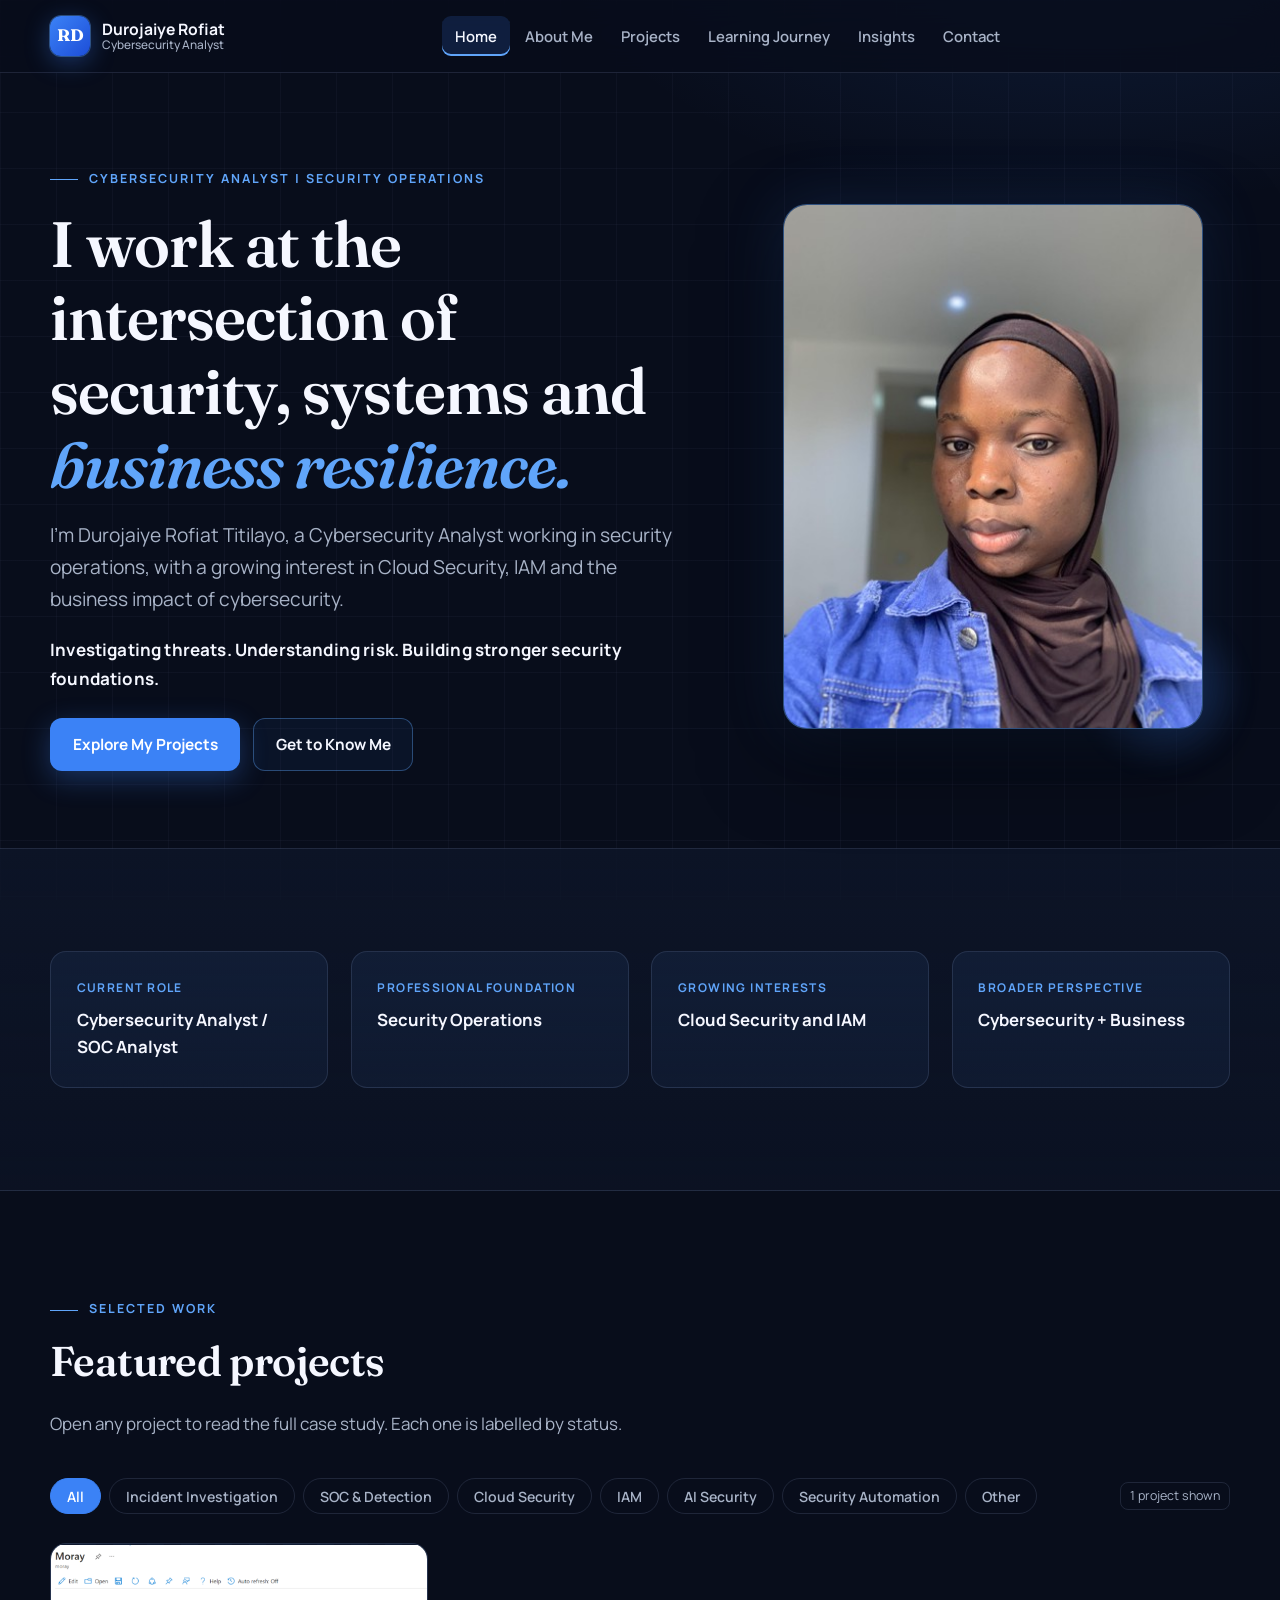
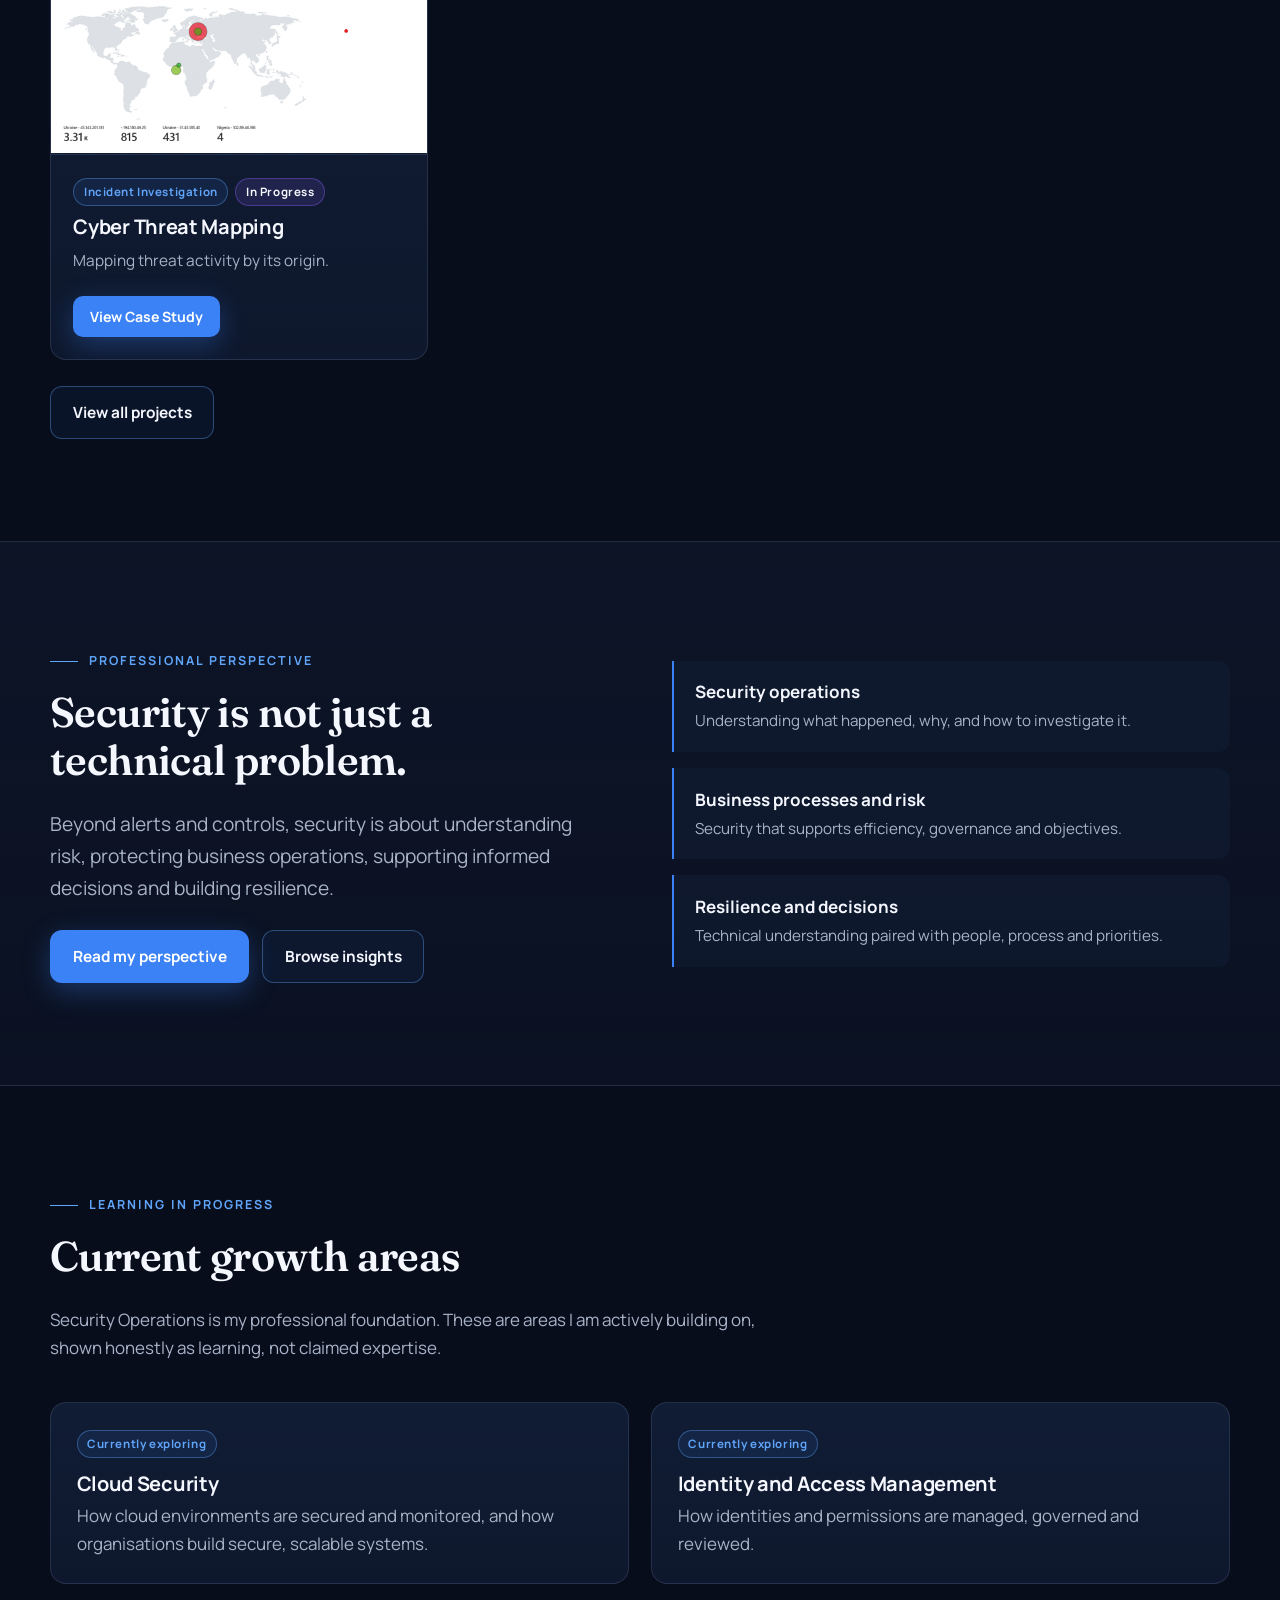
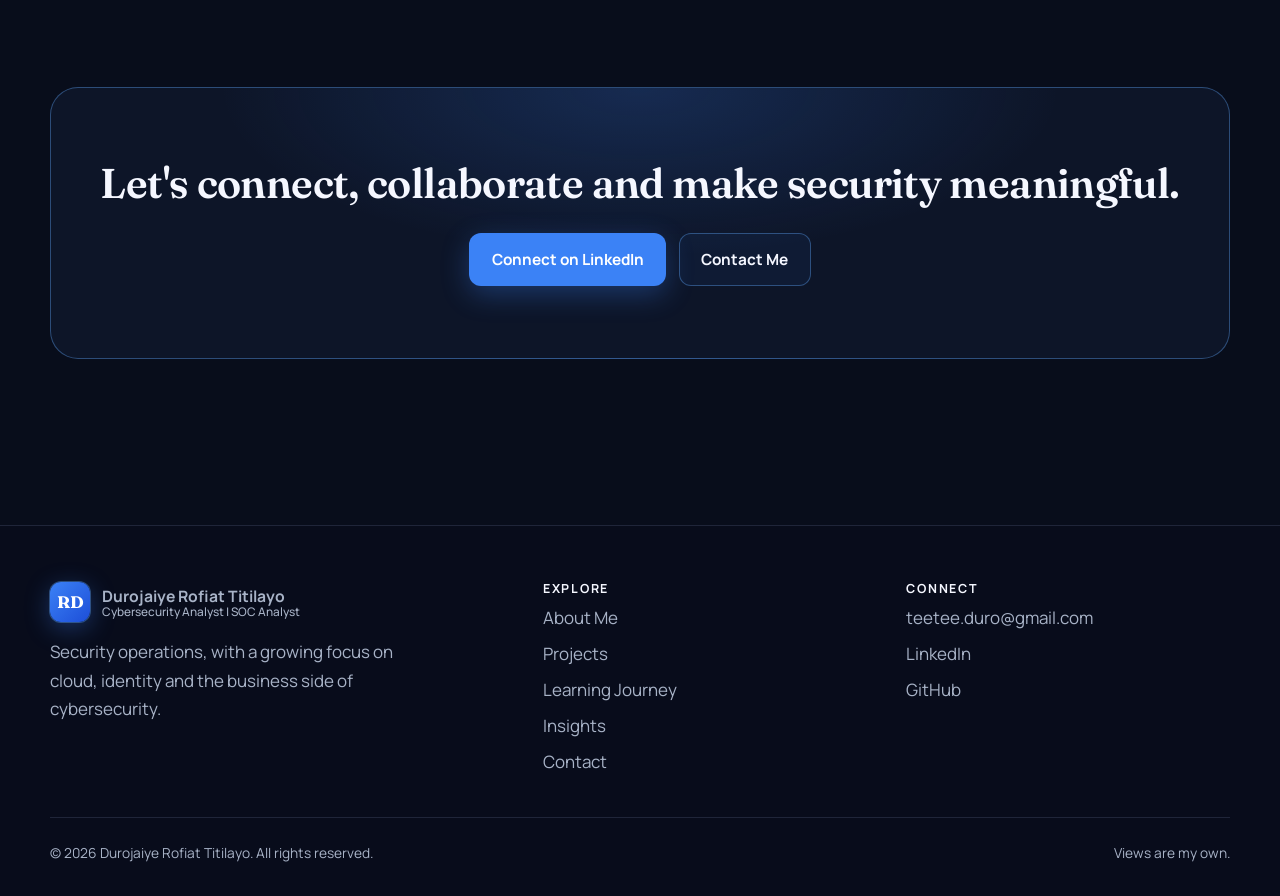
<file: index.html>
<!doctype html>
<html lang="en" class="no-js">
<head>
  <meta charset="utf-8">
  <meta name="viewport" content="width=device-width, initial-scale=1">
  <title>Durojaiye Rofiat Titilayo | Cybersecurity Analyst | SOC Analyst</title>
  <meta name="description" content="Durojaiye Rofiat Titilayo is a Cybersecurity Analyst working in security operations, with a growing interest in Cloud Security, IAM and the business impact of cybersecurity.">
  <meta property="og:title" content="Durojaiye Rofiat Titilayo | Cybersecurity Analyst">
  <meta property="og:description" content="Security operations, with a growing focus on cloud, identity and business resilience.">
  <meta property="og:type" content="website">
  <meta property="og:image" content="assets/img/og-image.png">
  <meta name="theme-color" content="#080D1B">
  <link rel="icon" href="data:image/svg+xml,%3Csvg xmlns='http://www.w3.org/2000/svg' viewBox='0 0 32 32'%3E%3Crect width='32' height='32' rx='8' fill='%233B82F6'/%3E%3Ctext x='16' y='22' text-anchor='middle' font-family='Georgia' font-size='16' fill='white'%3ERD%3C/text%3E%3C/svg%3E">
  <link rel="preconnect" href="https://fonts.googleapis.com"><link rel="preconnect" href="https://fonts.gstatic.com" crossorigin>
  <link rel="stylesheet" href="https://fonts.googleapis.com/css2?family=Fraunces:ital,opsz,wght@0,9..144,500;0,9..144,600;1,9..144,500&family=Manrope:wght@400;500;600;700;800&display=swap">
  <link rel="stylesheet" href="assets/css/styles.css">
  <script>document.documentElement.classList.remove("no-js")</script>
</head>
<body data-page="home">
  <a class="skip-link" href="#main">Skip to content</a>
  <div id="site-header"></div>

  <main id="main">
    <section class="hero">
      <div class="container hero-grid">
        <div>
          <span class="eyebrow">Cybersecurity Analyst | Security Operations</span>
          <h1>I work at the intersection of security, systems and <em>business resilience.</em></h1>
          <p class="lead">I'm Durojaiye Rofiat Titilayo, a Cybersecurity Analyst working in security operations, with a growing interest in Cloud Security, IAM and the business impact of cybersecurity.</p>
          <p class="tagline">Investigating threats. Understanding risk. Building stronger security foundations.</p>
          <div class="btn-row">
            <a class="btn btn-primary" href="projects.html">Explore My Projects</a>
            <a class="btn btn-ghost" href="about.html">Get to Know Me</a>
            <a class="btn btn-ghost" data-link="resume" href="#">Download Resume</a>
          </div>
        </div>
        <div class="portrait-wrap"><div class="portrait" data-portrait></div></div>
      </div>
    </section>

    <section class="section alt" aria-labelledby="snap-h">
      <div class="container">
        <h2 id="snap-h" class="sr-only" style="position:absolute;left:-9999px">Professional snapshot</h2>
        <div class="grid grid-4">
          <div class="card reveal"><span class="snap-label">Current role</span><p class="snap-value">Cybersecurity Analyst / SOC Analyst</p></div>
          <div class="card reveal"><span class="snap-label">Professional foundation</span><p class="snap-value">Security Operations</p></div>
          <div class="card reveal"><span class="snap-label">Growing interests</span><p class="snap-value">Cloud Security and IAM</p></div>
          <div class="card reveal"><span class="snap-label">Broader perspective</span><p class="snap-value">Cybersecurity + Business</p></div>
        </div>
      </div>
    </section>

    <section class="section" aria-labelledby="feat-h">
      <div class="container">
        <div class="section-head reveal"><span class="eyebrow">Selected work</span><h2 id="feat-h">Featured projects</h2><p>Open any project to read the full case study. Each one is labelled by status.</p></div>
        <div class="toolbar"><div class="chips" id="featured-filters" role="group" aria-label="Filter projects by category"></div><span id="featured-status" class="tag" role="status" aria-live="polite"></span></div>
        <div class="grid grid-3" id="featured-list"></div>
        <div class="btn-row"><a class="btn btn-ghost" href="projects.html">View all projects</a></div>
      </div>
    </section>

    <section class="section alt" aria-labelledby="persp-h">
      <div class="container perspective">
        <div class="reveal">
          <span class="eyebrow">Professional perspective</span>
          <h2 id="persp-h">Security is not just a technical problem.</h2>
          <p class="lead">Beyond alerts and controls, security is about understanding risk, protecting business operations, supporting informed decisions and building resilience.</p>
          <div class="btn-row"><a class="btn btn-primary" href="about.html#business">Read my perspective</a><a class="btn btn-ghost" href="insights.html">Browse insights</a></div>
        </div>
        <div class="pillars reveal">
          <div class="pillar"><div><strong>Security operations</strong><span>Understanding what happened, why, and how to investigate it.</span></div></div>
          <div class="pillar"><div><strong>Business processes and risk</strong><span>Security that supports efficiency, governance and objectives.</span></div></div>
          <div class="pillar"><div><strong>Resilience and decisions</strong><span>Technical understanding paired with people, process and priorities.</span></div></div>
        </div>
      </div>
    </section>

    <section class="section" aria-labelledby="learn-h">
      <div class="container">
        <div class="section-head reveal"><span class="eyebrow">Learning in progress</span><h2 id="learn-h">Current growth areas</h2><p>Security Operations is my professional foundation. These are areas I am actively building on, shown honestly as learning, not claimed expertise.</p></div>
        <div class="grid grid-2">
          <a class="card hoverable reveal" href="learning.html#cloud" style="text-decoration:none"><span class="badge">Currently exploring</span><h3 style="margin-top:.9rem;color:var(--text)">Cloud Security</h3><p>How cloud environments are secured and monitored, and how organisations build secure, scalable systems.</p></a>
          <a class="card hoverable reveal" href="learning.html#iam" style="text-decoration:none"><span class="badge">Currently exploring</span><h3 style="margin-top:.9rem;color:var(--text)">Identity and Access Management</h3><p>How identities and permissions are managed, governed and reviewed.</p></a>
        </div>
      </div>
    </section>

    <section class="section" style="padding-top:0">
      <div class="container">
        <div class="cta-band reveal">
          <h2>Let's connect, collaborate and make security meaningful.</h2>
          <div class="btn-row"><a class="btn btn-primary" data-link="linkedin" href="#">Connect on LinkedIn</a><a class="btn btn-ghost" href="contact.html">Contact Me</a></div>
        </div>
      </div>
    </section>
  </main>

  <div id="site-footer"></div>
  <script src="data/site-data.js"></script>
  <script src="assets/js/content.js"></script>
  <script src="assets/js/main.js"></script>
</body>
</html>
</file>
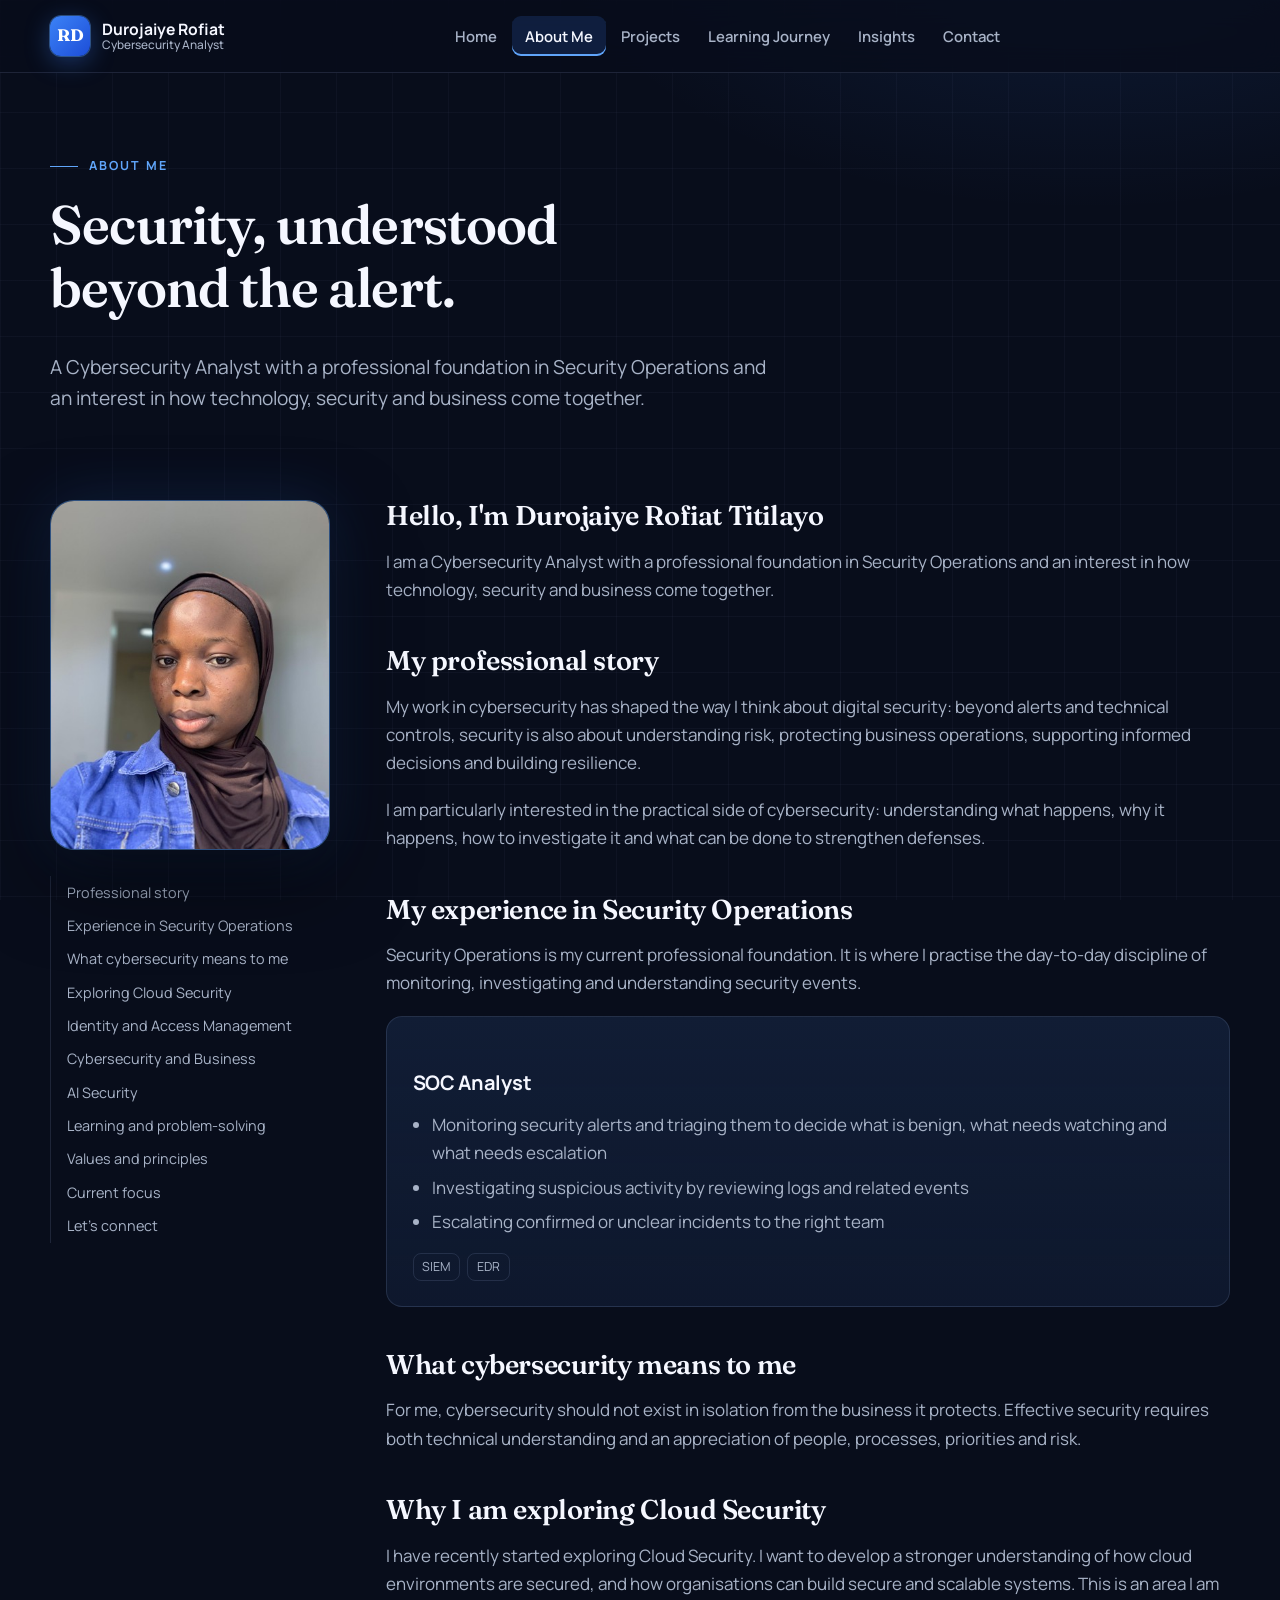
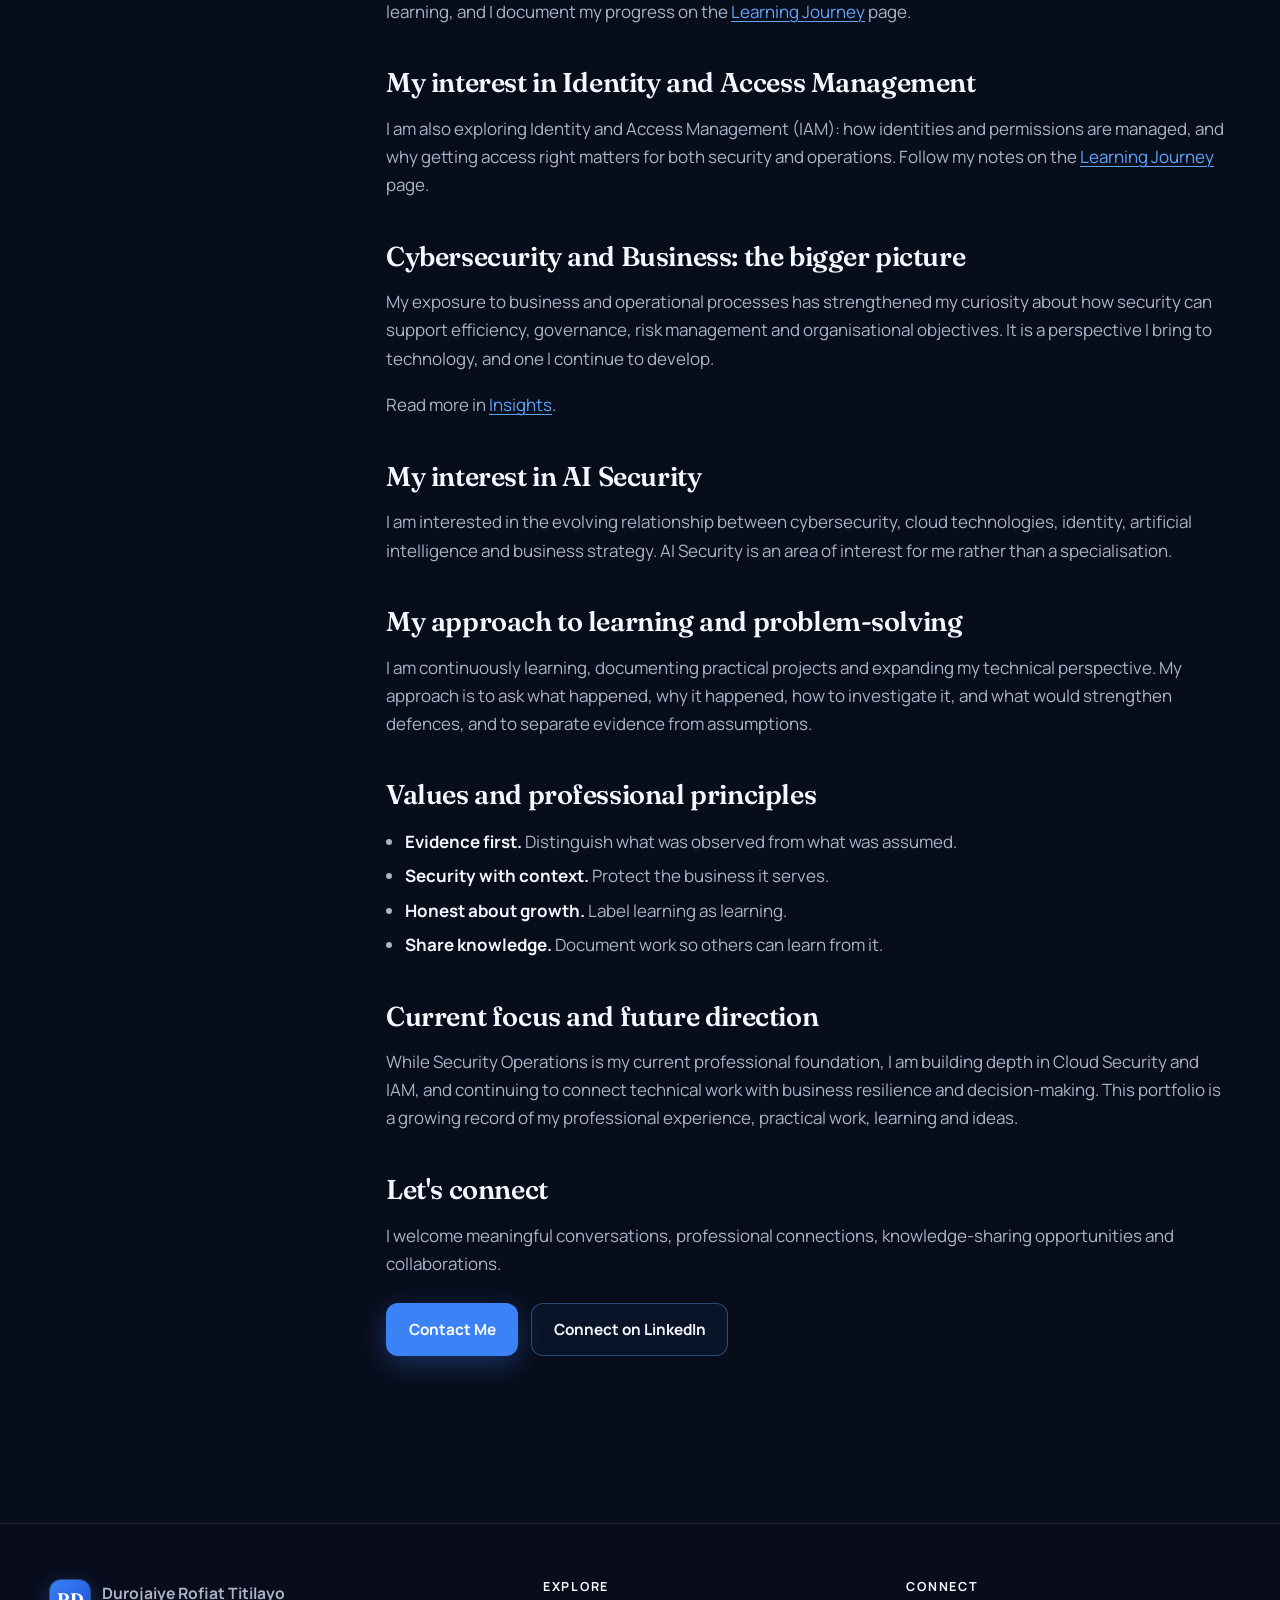
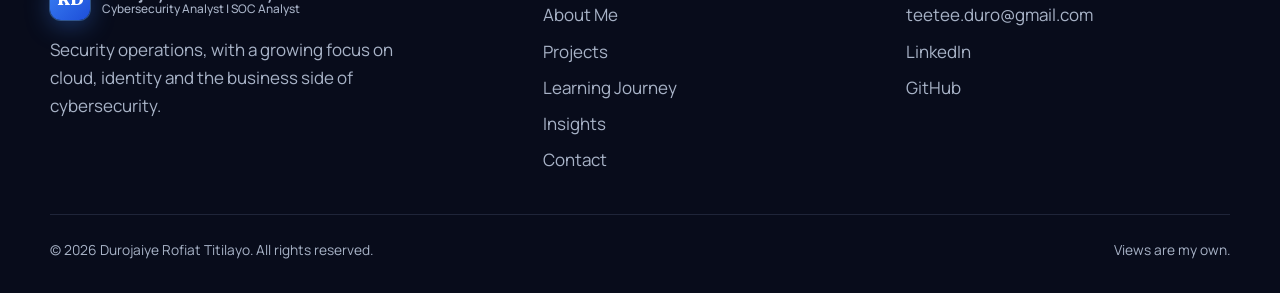
<file: about.html>
<!doctype html>
<html lang="en" class="no-js">
<head>
  <meta charset="utf-8">
  <meta name="viewport" content="width=device-width, initial-scale=1">
  <title>About Me | Durojaiye Rofiat Titilayo</title>
  <meta name="description" content="The professional story of Durojaiye Rofiat Titilayo: security operations, cloud security, IAM, and cybersecurity with a business perspective.">
  <meta property="og:title" content="About | Durojaiye Rofiat Titilayo"><meta property="og:type" content="profile">
  <meta name="theme-color" content="#080D1B">
  <link rel="preconnect" href="https://fonts.googleapis.com"><link rel="preconnect" href="https://fonts.gstatic.com" crossorigin>
  <link rel="stylesheet" href="https://fonts.googleapis.com/css2?family=Fraunces:ital,opsz,wght@0,9..144,500;0,9..144,600;1,9..144,500&family=Manrope:wght@400;500;600;700;800&display=swap">
  <link rel="stylesheet" href="assets/css/styles.css">
  <script>document.documentElement.classList.remove("no-js")</script>
</head>
<body data-page="about">
  <a class="skip-link" href="#main">Skip to content</a>
  <div id="site-header"></div>
  <main id="main">
    <div class="container page-hero">
      <span class="eyebrow">About me</span>
      <h1>Security, understood beyond the alert.</h1>
      <p class="lead">A Cybersecurity Analyst with a professional foundation in Security Operations and an interest in how technology, security and business come together.</p>
    </div>

    <div class="container section" style="padding-top:2rem">
      <div class="about-layout">
        <aside class="about-aside">
          <div class="portrait" data-portrait></div>
          <ul class="toc" aria-label="On this page">
            <li><a href="#story">Professional story</a></li>
            <li><a href="#soc">Experience in Security Operations</a></li>
            <li><a href="#meaning">What cybersecurity means to me</a></li>
            <li><a href="#cloud">Exploring Cloud Security</a></li>
            <li><a href="#iam">Identity and Access Management</a></li>
            <li><a href="#business">Cybersecurity and Business</a></li>
            <li><a href="#ai">AI Security</a></li>
            <li><a href="#learning">Learning and problem-solving</a></li>
            <li><a href="#values">Values and principles</a></li>
            <li><a href="#focus">Current focus</a></li>
            <li><a href="#connect">Let's connect</a></li>
          </ul>
        </aside>

        <article class="prose">
          <h2 id="intro">Hello, I'm Durojaiye Rofiat Titilayo</h2>
          <p>I am a Cybersecurity Analyst with a professional foundation in Security Operations and an interest in how technology, security and business come together.</p>

          <h2 id="story">My professional story</h2>
          <p>My work in cybersecurity has shaped the way I think about digital security: beyond alerts and technical controls, security is also about understanding risk, protecting business operations, supporting informed decisions and building resilience.</p>
          <p>I am particularly interested in the practical side of cybersecurity: understanding what happens, why it happens, how to investigate it and what can be done to strengthen defenses.</p>

          <h2 id="soc">My experience in Security Operations</h2>
          <p>Security Operations is my current professional foundation. It is where I practise the day-to-day discipline of monitoring, investigating and understanding security events.</p>
          <div id="experience"></div>

          <h2 id="meaning">What cybersecurity means to me</h2>
          <p>For me, cybersecurity should not exist in isolation from the business it protects. Effective security requires both technical understanding and an appreciation of people, processes, priorities and risk.</p>

          <h2 id="cloud">Why I am exploring Cloud Security</h2>
          <p>I have recently started exploring Cloud Security. I want to develop a stronger understanding of how cloud environments are secured, and how organisations can build secure and scalable systems. This is an area I am learning, and I document my progress on the <a href="learning.html#cloud">Learning Journey</a> page.</p>

          <h2 id="iam">My interest in Identity and Access Management</h2>
          <p>I am also exploring Identity and Access Management (IAM): how identities and permissions are managed, and why getting access right matters for both security and operations. Follow my notes on the <a href="learning.html#iam">Learning Journey</a> page.</p>

          <h2 id="business">Cybersecurity and Business: the bigger picture</h2>
          <p>My exposure to business and operational processes has strengthened my curiosity about how security can support efficiency, governance, risk management and organisational objectives. It is a perspective I bring to technology, and one I continue to develop.</p>
          <p>Read more in <a href="insights.html">Insights</a>.</p>

          <h2 id="ai">My interest in AI Security</h2>
          <p>I am interested in the evolving relationship between cybersecurity, cloud technologies, identity, artificial intelligence and business strategy. AI Security is an area of interest for me rather than a specialisation.</p>

          <h2 id="learning">My approach to learning and problem-solving</h2>
          <p>I am continuously learning, documenting practical projects and expanding my technical perspective. My approach is to ask what happened, why it happened, how to investigate it, and what would strengthen defences, and to separate evidence from assumptions.</p>

          <h2 id="values">Values and professional principles</h2>
          <ul>
            <li><strong>Evidence first.</strong> Distinguish what was observed from what was assumed.</li>
            <li><strong>Security with context.</strong> Protect the business it serves.</li>
            <li><strong>Honest about growth.</strong> Label learning as learning.</li>
            <li><strong>Share knowledge.</strong> Document work so others can learn from it.</li>
          </ul>

          <h2 id="focus">Current focus and future direction</h2>
          <p>While Security Operations is my current professional foundation, I am building depth in Cloud Security and IAM, and continuing to connect technical work with business resilience and decision-making. This portfolio is a growing record of my professional experience, practical work, learning and ideas.</p>

          <h2 id="connect">Let's connect</h2>
          <p>I welcome meaningful conversations, professional connections, knowledge-sharing opportunities and collaborations.</p>
          <div class="btn-row"><a class="btn btn-primary" href="contact.html">Contact Me</a><a class="btn btn-ghost" data-link="linkedin" href="#">Connect on LinkedIn</a></div>
        </article>
      </div>
    </div>
  </main>
  <div id="site-footer"></div>
  <script src="data/site-data.js"></script>
  <script src="assets/js/content.js"></script>
  <script src="assets/js/main.js"></script>
</body>
</html>
</file>
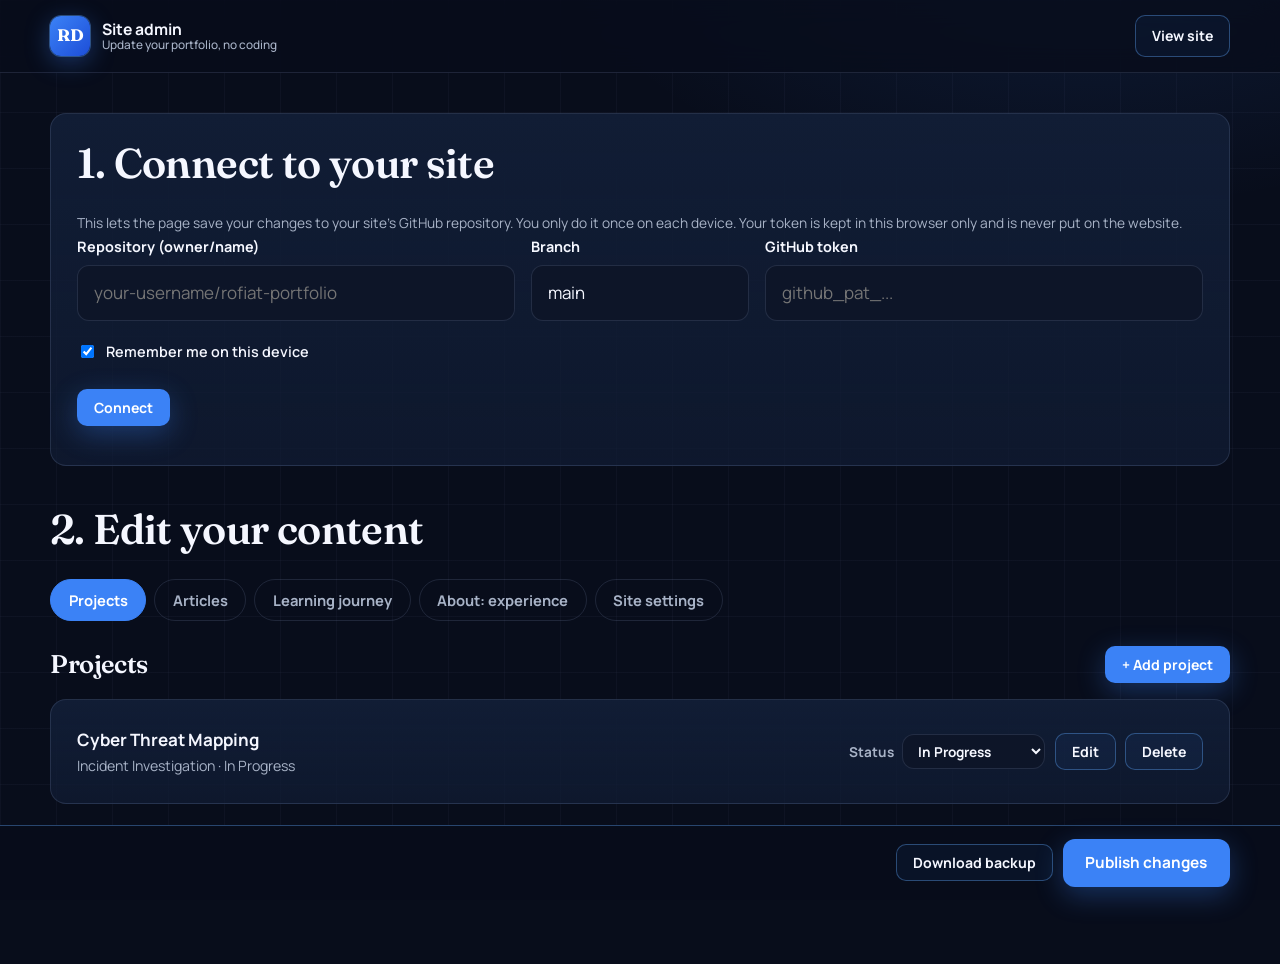
<file: admin.html>
<!doctype html>
<html lang="en">
<head>
  <meta charset="utf-8">
  <meta name="viewport" content="width=device-width, initial-scale=1">
  <meta name="robots" content="noindex, nofollow">
  <title>Admin | Durojaiye Rofiat Titilayo</title>
  <meta name="theme-color" content="#080D1B">
  <link rel="preconnect" href="https://fonts.googleapis.com"><link rel="preconnect" href="https://fonts.gstatic.com" crossorigin>
  <link rel="stylesheet" href="https://fonts.googleapis.com/css2?family=Fraunces:ital,opsz,wght@0,9..144,500;0,9..144,600;1,9..144,500&family=Manrope:wght@400;500;600;700;800&display=swap">
  <link rel="stylesheet" href="assets/css/styles.css">
  <link rel="stylesheet" href="assets/css/admin.css">
</head>
<body>
  <header class="site-header"><div class="container nav">
    <a class="brand" href="index.html"><span class="monogram" aria-hidden="true">RD</span><span class="brand-name">Site admin<small>Update your portfolio, no coding</small></span></a>
    <a class="btn btn-ghost btn-sm" href="index.html">View site</a>
  </div></header>

  <main class="container adm-main">
    <section class="card adm-connect" aria-labelledby="conn-h">
      <h2 id="conn-h">1. Connect to your site</h2>
      <p class="adm-note">This lets the page save your changes to your site's GitHub repository. You only do it once on each device. Your token is kept in this browser only and is never put on the website.</p>
      <div class="adm-grid">
        <div class="field"><label for="c-repo">Repository (owner/name)</label><input id="c-repo" placeholder="your-username/rofiat-portfolio" autocomplete="off"></div>
        <div class="field"><label for="c-branch">Branch</label><input id="c-branch" value="main" autocomplete="off"></div>
        <div class="field"><label for="c-token">GitHub token</label><input id="c-token" type="password" autocomplete="off" placeholder="github_pat_..."></div>
      </div>
      <label class="adm-check"><input type="checkbox" id="c-remember" checked> Remember me on this device</label>
      <div class="btn-row"><button class="btn btn-primary btn-sm" id="connect" type="button">Connect</button></div>
      <div id="c-status" class="adm-status" role="status" aria-live="polite"></div>
    </section>

    <section aria-labelledby="edit-h">
      <h2 id="edit-h" style="margin-top:2.5rem">2. Edit your content</h2>
      <div class="adm-tabs" role="tablist" aria-label="Content type">
        <button role="tab" data-tab="projects" aria-selected="true" type="button">Projects</button>
        <button role="tab" data-tab="articles" aria-selected="false" type="button">Articles</button>
        <button role="tab" data-tab="learning" aria-selected="false" type="button">Learning journey</button>
        <button role="tab" data-tab="experience" aria-selected="false" type="button">About: experience</button>
        <button role="tab" data-tab="settings" aria-selected="false" type="button">Site settings</button>
      </div>
      <div id="panel"></div>
      <div id="editor"></div>
    </section>
  </main>

  <div class="adm-publish">
    <div class="container adm-publish-row">
      <div><span id="dirty" class="badge placeholder" hidden>Unpublished changes</span> <span id="pub-status" class="adm-status" role="status" aria-live="polite"></span></div>
      <div class="adm-row"><button class="btn btn-ghost btn-sm" id="download" type="button">Download backup</button><button class="btn btn-primary" id="publish" type="button">Publish changes</button></div>
    </div>
  </div>

  <script src="data/site-data.js"></script>
  <script src="assets/js/content.js"></script>
  <script src="assets/js/admin.js"></script>
</body>
</html>
</file>
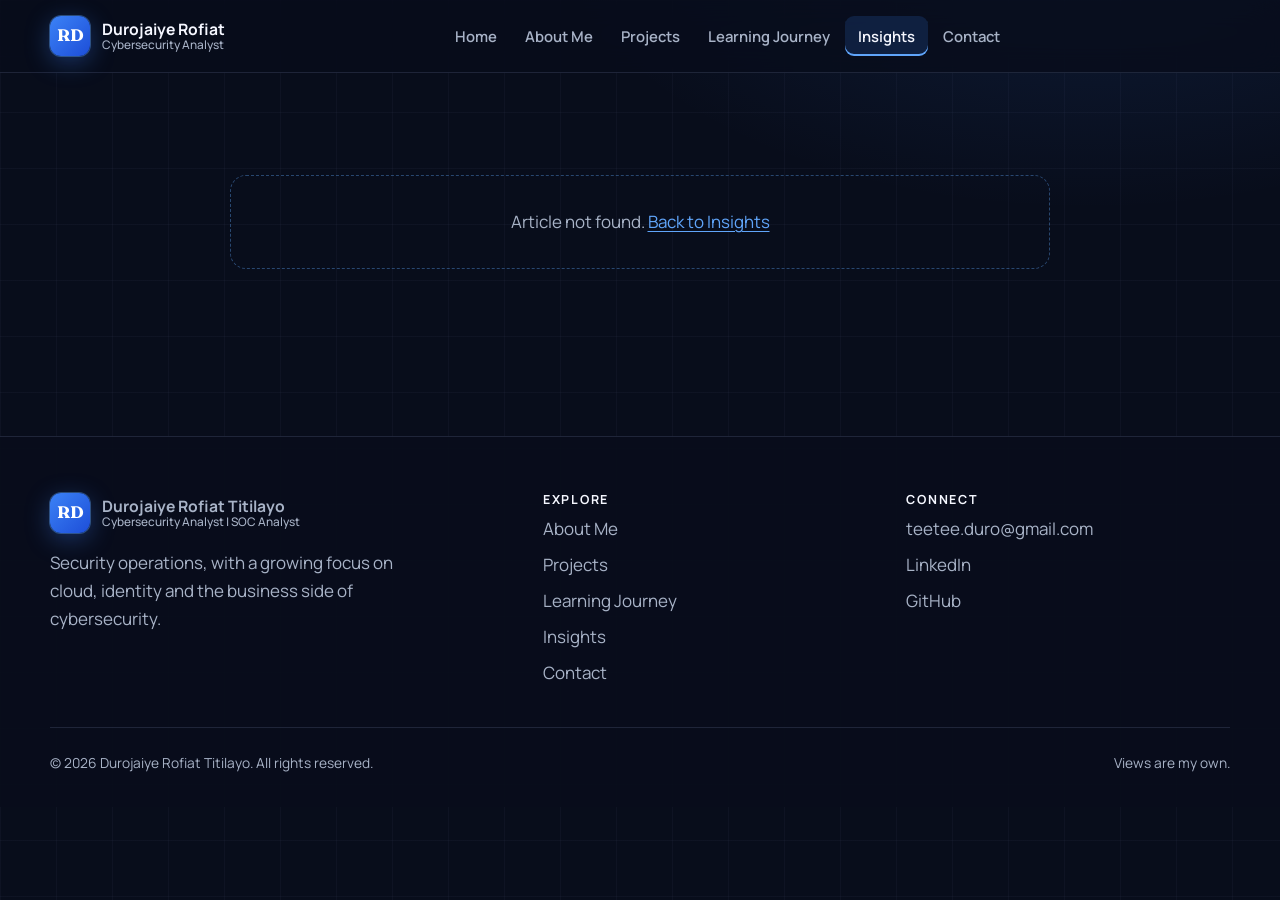
<file: article.html>
<!doctype html>
<html lang="en" class="no-js">
<head>
  <meta charset="utf-8">
  <meta name="viewport" content="width=device-width, initial-scale=1">
  <title>Article | Durojaiye Rofiat Titilayo</title>
  <meta name="description" content="Article by Durojaiye Rofiat Titilayo.">
  <meta name="theme-color" content="#080D1B">
  <link rel="preconnect" href="https://fonts.googleapis.com"><link rel="preconnect" href="https://fonts.gstatic.com" crossorigin>
  <link rel="stylesheet" href="https://fonts.googleapis.com/css2?family=Fraunces:ital,opsz,wght@0,9..144,500;0,9..144,600;1,9..144,500&family=Manrope:wght@400;500;600;700;800&display=swap">
  <link rel="stylesheet" href="assets/css/styles.css">
  <script>document.documentElement.classList.remove("no-js")</script>
</head>
<body data-page="article">
  <a class="skip-link" href="#main">Skip to content</a>
  <div id="site-header"></div>
  <main id="main"><div class="container section" style="max-width:820px"><div id="article"></div></div></main>
  <div id="site-footer"></div>
  <script src="data/site-data.js"></script>
  <script src="assets/js/content.js"></script>
  <script src="assets/js/main.js"></script>
</body>
</html>
</file>
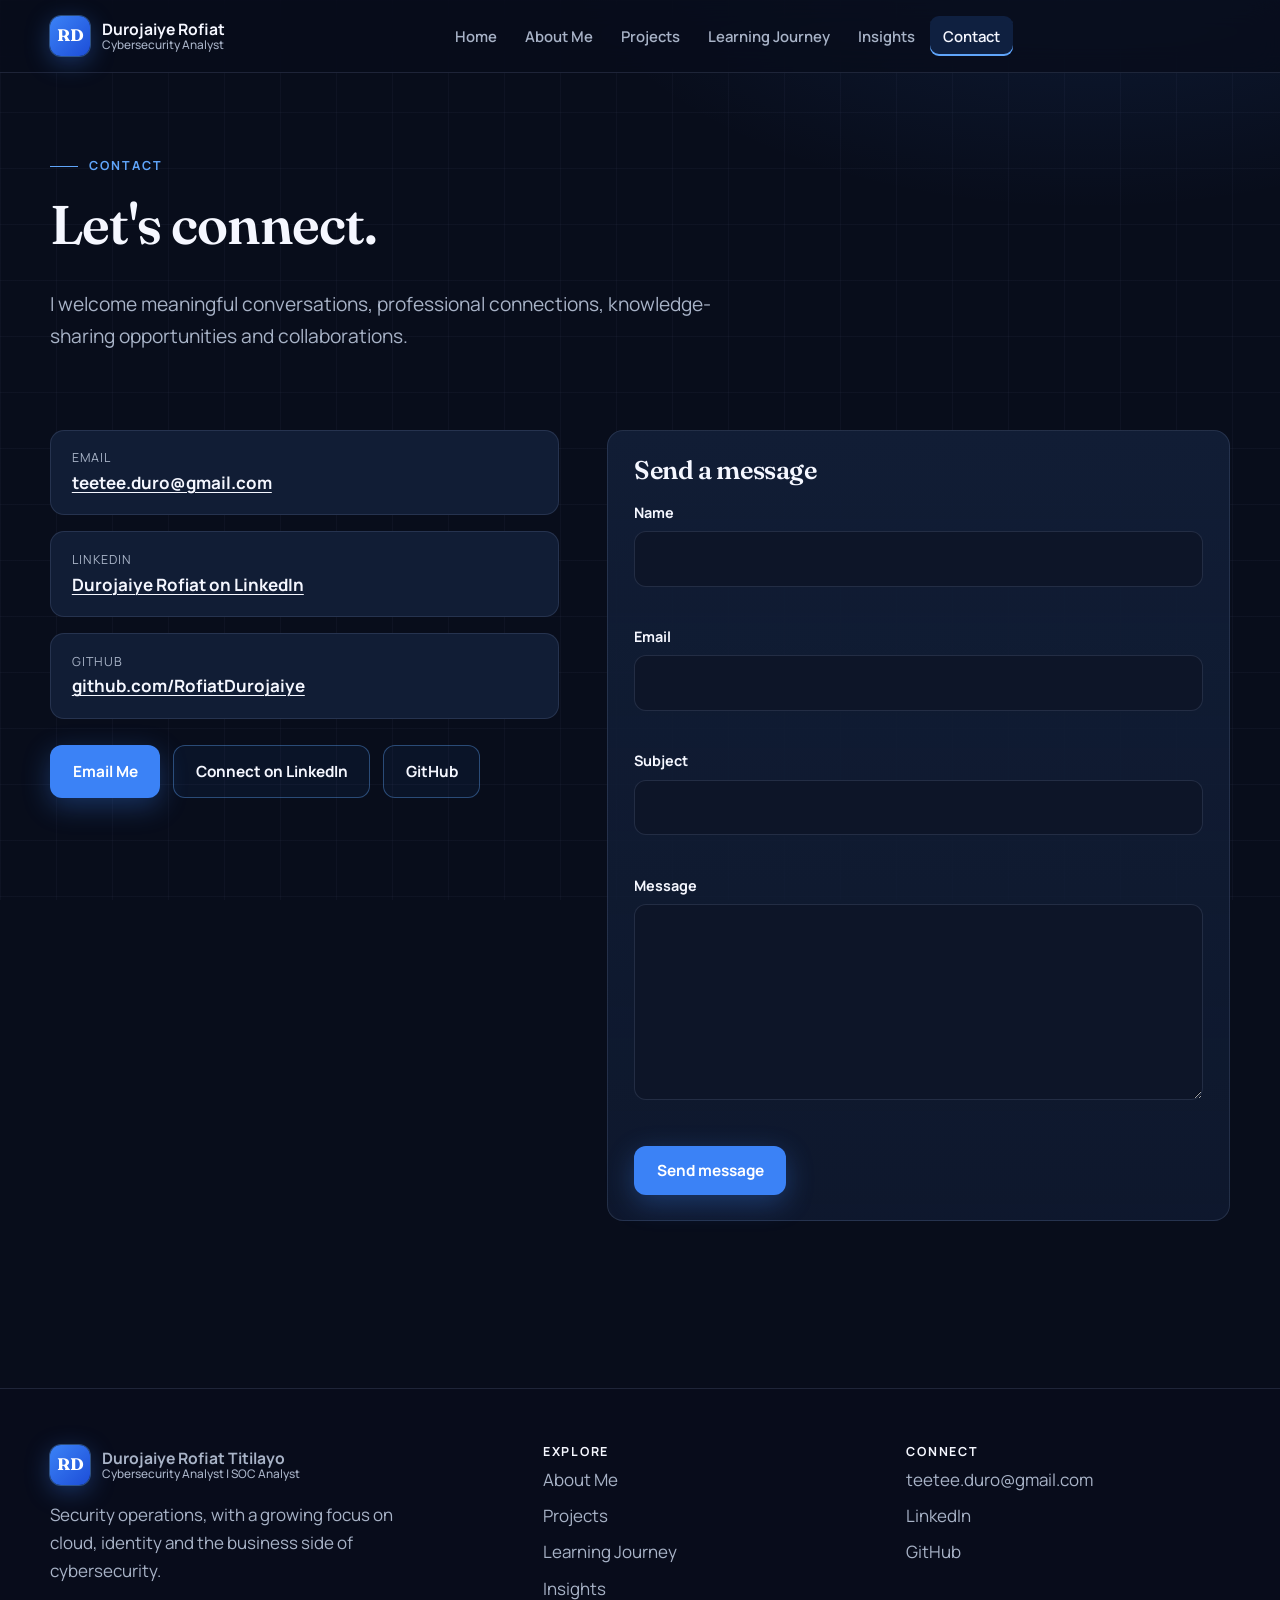
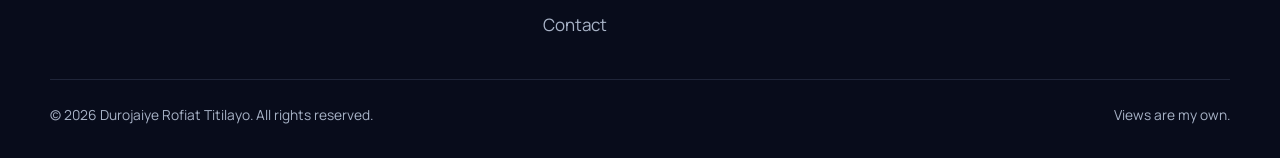
<file: contact.html>
<!doctype html>
<html lang="en" class="no-js">
<head>
  <meta charset="utf-8">
  <meta name="viewport" content="width=device-width, initial-scale=1">
  <title>Contact | Durojaiye Rofiat Titilayo</title>
  <meta name="description" content="Get in touch with Durojaiye Rofiat Titilayo for conversations, connections and collaborations.">
  <meta property="og:title" content="Contact | Durojaiye Rofiat Titilayo"><meta property="og:type" content="website">
  <meta name="theme-color" content="#080D1B">
  <link rel="preconnect" href="https://fonts.googleapis.com"><link rel="preconnect" href="https://fonts.gstatic.com" crossorigin>
  <link rel="stylesheet" href="https://fonts.googleapis.com/css2?family=Fraunces:ital,opsz,wght@0,9..144,500;0,9..144,600;1,9..144,500&family=Manrope:wght@400;500;600;700;800&display=swap">
  <link rel="stylesheet" href="assets/css/styles.css">
  <script>document.documentElement.classList.remove("no-js")</script>
</head>
<body data-page="contact">
  <a class="skip-link" href="#main">Skip to content</a>
  <div id="site-header"></div>
  <main id="main">
    <div class="container page-hero">
      <span class="eyebrow">Contact</span>
      <h1>Let's connect.</h1>
      <p class="lead">I welcome meaningful conversations, professional connections, knowledge-sharing opportunities and collaborations.</p>
    </div>
    <section class="section" style="padding-top:1.5rem">
      <div class="container contact-grid">
        <div>
          <ul class="contact-list" id="contact-list"></ul>
          <div class="btn-row"><a class="btn btn-primary" href="mailto:teetee.duro@gmail.com">Email Me</a><a class="btn btn-ghost" data-link="linkedin" href="#">Connect on LinkedIn</a><a class="btn btn-ghost" data-link="github" href="#">GitHub</a></div>
        </div>
        <div class="card">
          <h2 style="font-size:1.6rem">Send a message</h2>
          <div id="form-note"></div>
          <form id="contact-form" novalidate>
            <div class="field"><label for="name">Name</label><input id="name" name="name" autocomplete="name" aria-describedby="name-err" required><div class="field-error" id="name-err" role="alert"></div></div>
            <div class="field"><label for="email">Email</label><input id="email" name="email" type="email" autocomplete="email" aria-describedby="email-err" required><div class="field-error" id="email-err" role="alert"></div></div>
            <div class="field"><label for="subject">Subject</label><input id="subject" name="subject" aria-describedby="subject-err" required><div class="field-error" id="subject-err" role="alert"></div></div>
            <div class="field"><label for="message">Message</label><textarea id="message" name="message" rows="6" aria-describedby="message-err" required></textarea><div class="field-error" id="message-err" role="alert"></div></div>
            <div class="hp" aria-hidden="true"><label for="website">Leave this field empty</label><input id="website" name="website" tabindex="-1" autocomplete="off"></div>
            <button class="btn btn-primary" type="submit">Send message</button>
            <div class="form-status" id="form-status" role="status" aria-live="polite"></div>
          </form>
        </div>
      </div>
    </section>
  </main>
  <div id="site-footer"></div>
  <script src="data/site-data.js"></script>
  <script src="assets/js/content.js"></script>
  <script src="assets/js/main.js"></script>
</body>
</html>
</file>
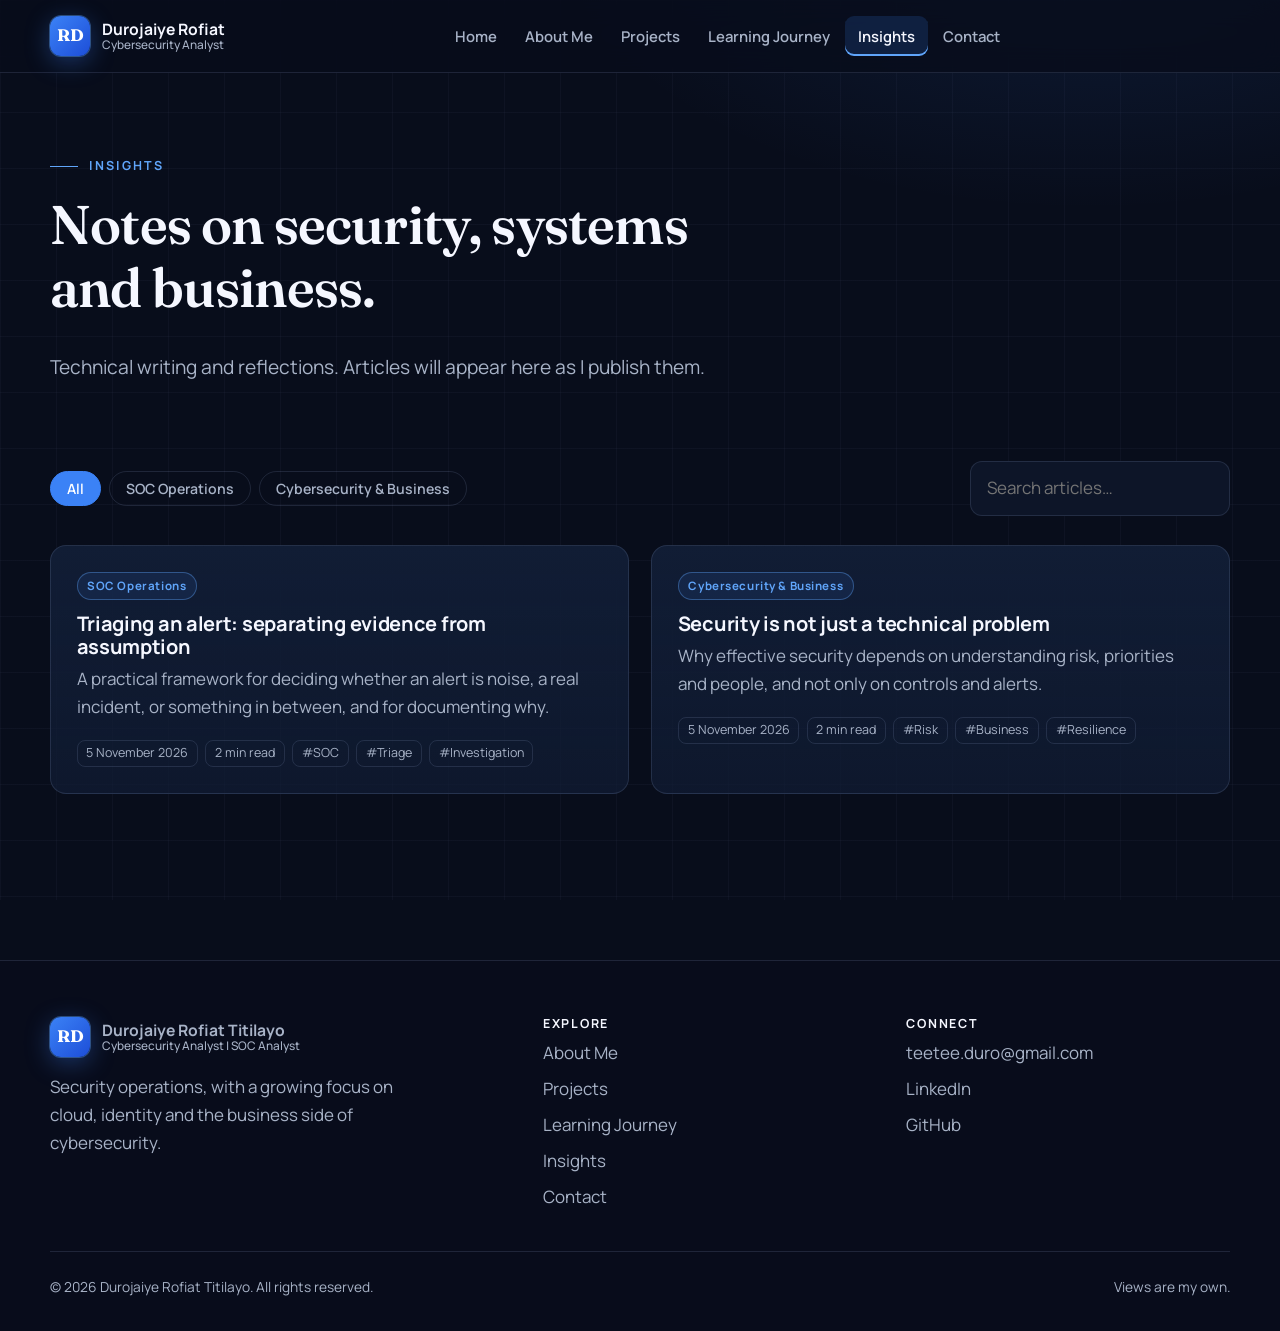
<file: insights.html>
<!doctype html>
<html lang="en" class="no-js">
<head>
  <meta charset="utf-8">
  <meta name="viewport" content="width=device-width, initial-scale=1">
  <title>Insights | Durojaiye Rofiat Titilayo</title>
  <meta name="description" content="Writing on SOC operations, detection, investigation, cloud security, IAM and cybersecurity with a business lens.">
  <meta property="og:title" content="Insights | Durojaiye Rofiat Titilayo"><meta property="og:type" content="website">
  <meta name="theme-color" content="#080D1B">
  <link rel="preconnect" href="https://fonts.googleapis.com"><link rel="preconnect" href="https://fonts.gstatic.com" crossorigin>
  <link rel="stylesheet" href="https://fonts.googleapis.com/css2?family=Fraunces:ital,opsz,wght@0,9..144,500;0,9..144,600;1,9..144,500&family=Manrope:wght@400;500;600;700;800&display=swap">
  <link rel="stylesheet" href="assets/css/styles.css">
  <script>document.documentElement.classList.remove("no-js")</script>
</head>
<body data-page="insights">
  <a class="skip-link" href="#main">Skip to content</a>
  <div id="site-header"></div>
  <main id="main">
    <div class="container page-hero">
      <span class="eyebrow">Insights</span>
      <h1>Notes on security, systems and business.</h1>
      <p class="lead">Technical writing and reflections. Articles will appear here as I publish them.</p>
    </div>
    <section class="section" style="padding-top:1.5rem">
      <div class="container">
        <div class="toolbar">
          <div class="chips" id="article-filters" role="group" aria-label="Filter articles by category"></div>
          <div class="search"><label for="article-search" style="position:absolute;left:-9999px">Search articles</label><input id="article-search" type="search" placeholder="Search articles…" autocomplete="off"></div>
        </div>
        <div class="grid grid-2" id="article-list"></div>
      </div>
    </section>
  </main>
  <div id="site-footer"></div>
  <script src="data/site-data.js"></script>
  <script src="assets/js/content.js"></script>
  <script src="assets/js/main.js"></script>
</body>
</html>
</file>
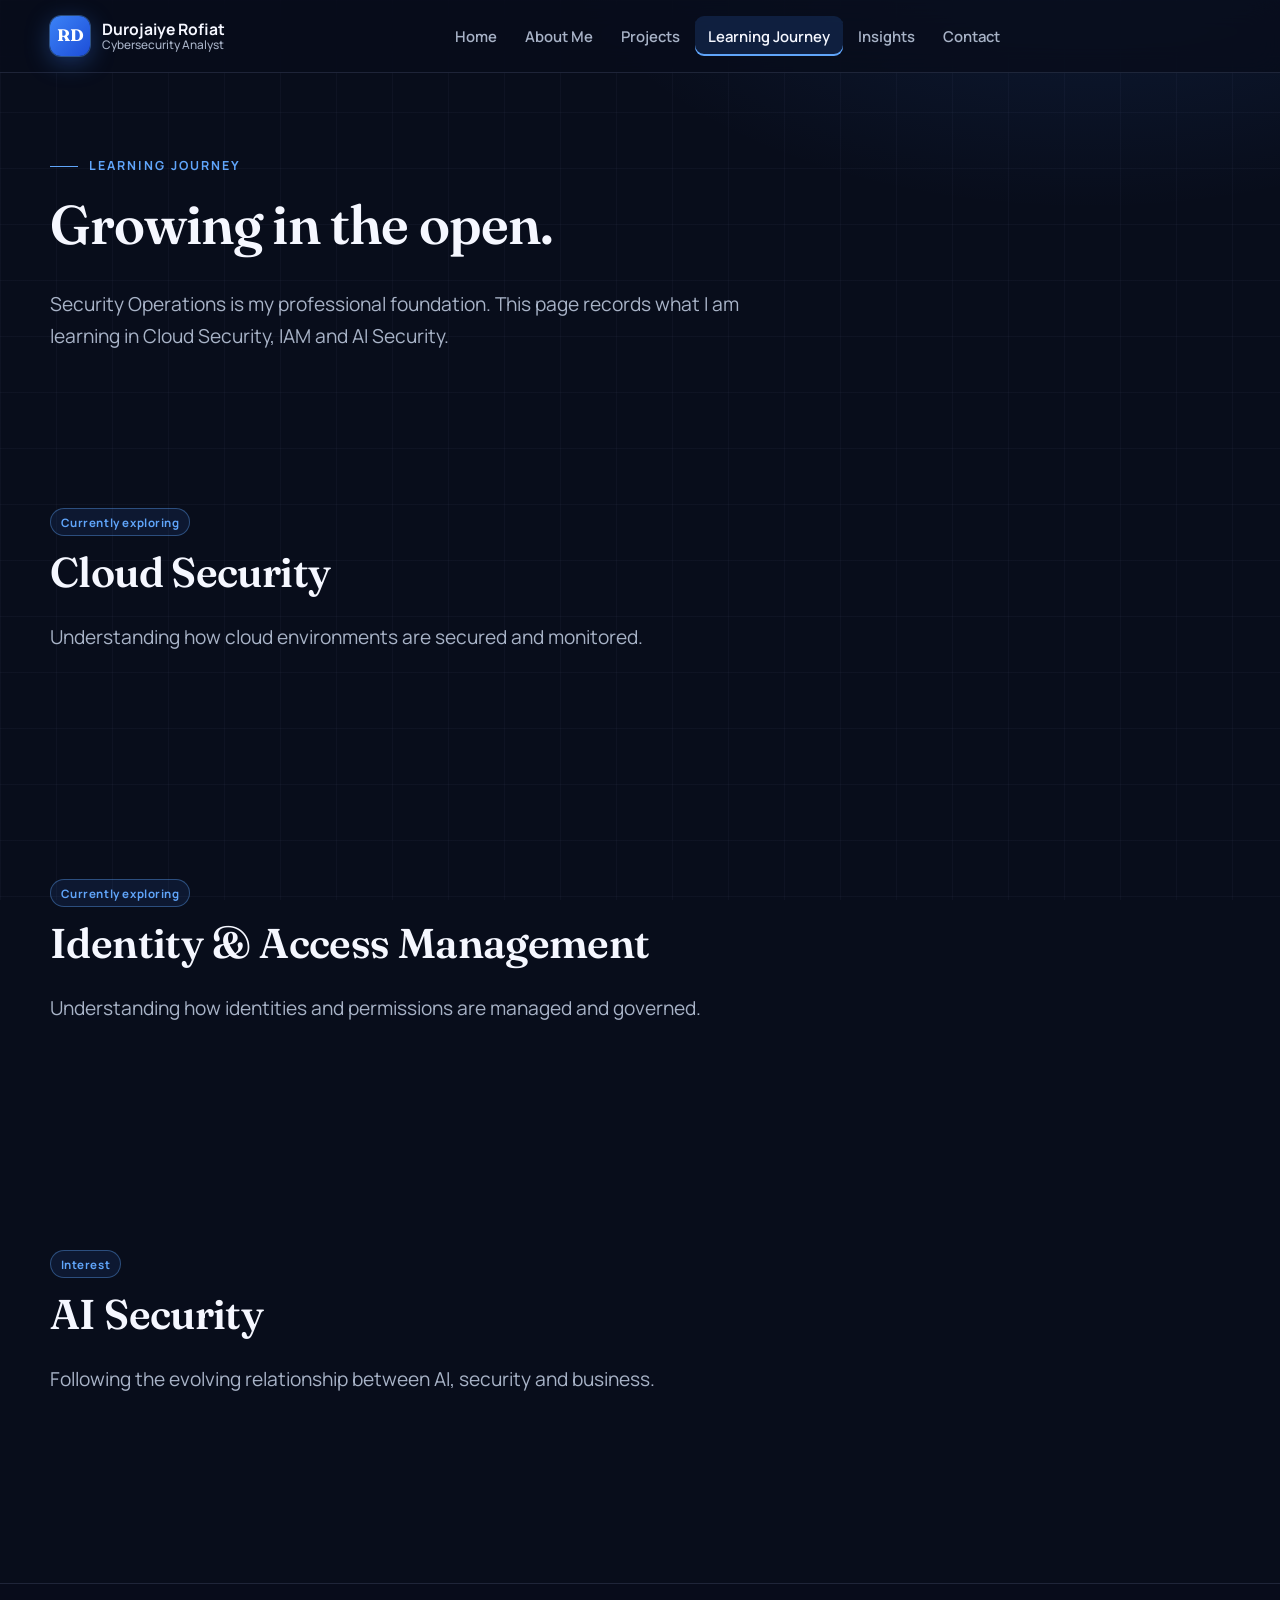
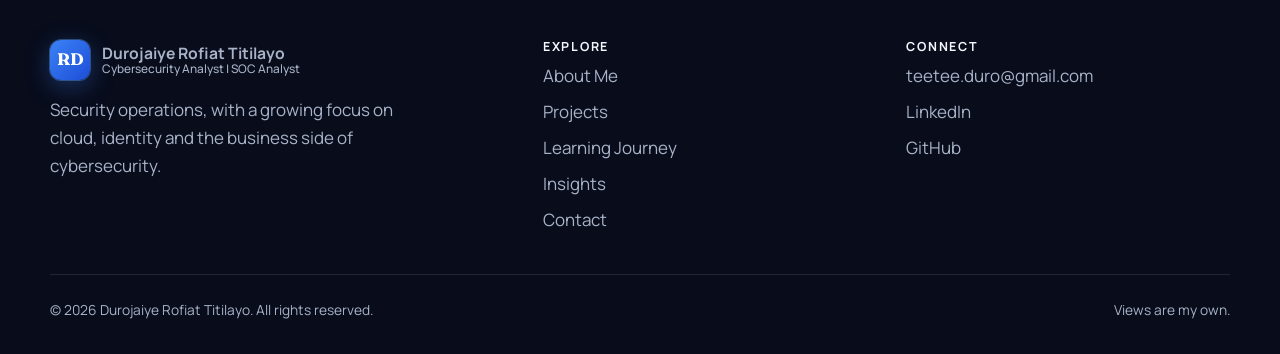
<file: learning.html>
<!doctype html>
<html lang="en" class="no-js">
<head>
  <meta charset="utf-8">
  <meta name="viewport" content="width=device-width, initial-scale=1">
  <title>Learning Journey | Durojaiye Rofiat Titilayo</title>
  <meta name="description" content="Learning notes and hands-on experiments in Cloud Security, IAM and AI Security.">
  <meta property="og:title" content="Learning Journey | Durojaiye Rofiat Titilayo"><meta property="og:type" content="website">
  <meta name="theme-color" content="#080D1B">
  <link rel="preconnect" href="https://fonts.googleapis.com"><link rel="preconnect" href="https://fonts.gstatic.com" crossorigin>
  <link rel="stylesheet" href="https://fonts.googleapis.com/css2?family=Fraunces:ital,opsz,wght@0,9..144,500;0,9..144,600;1,9..144,500&family=Manrope:wght@400;500;600;700;800&display=swap">
  <link rel="stylesheet" href="assets/css/styles.css">
  <script>document.documentElement.classList.remove("no-js")</script>
</head>
<body data-page="learning">
  <a class="skip-link" href="#main">Skip to content</a>
  <div id="site-header"></div>
  <main id="main">
    <div class="container page-hero">
      <span class="eyebrow">Learning journey</span>
      <h1>Growing in the open.</h1>
      <p class="lead">Security Operations is my professional foundation. This page records what I am learning in Cloud Security, IAM and AI Security.</p>
    </div>
    <div id="tracks"></div>
  </main>
  <div id="site-footer"></div>
  <script src="data/site-data.js"></script>
  <script src="assets/js/content.js"></script>
  <script src="assets/js/main.js"></script>
</body>
</html>
</file>
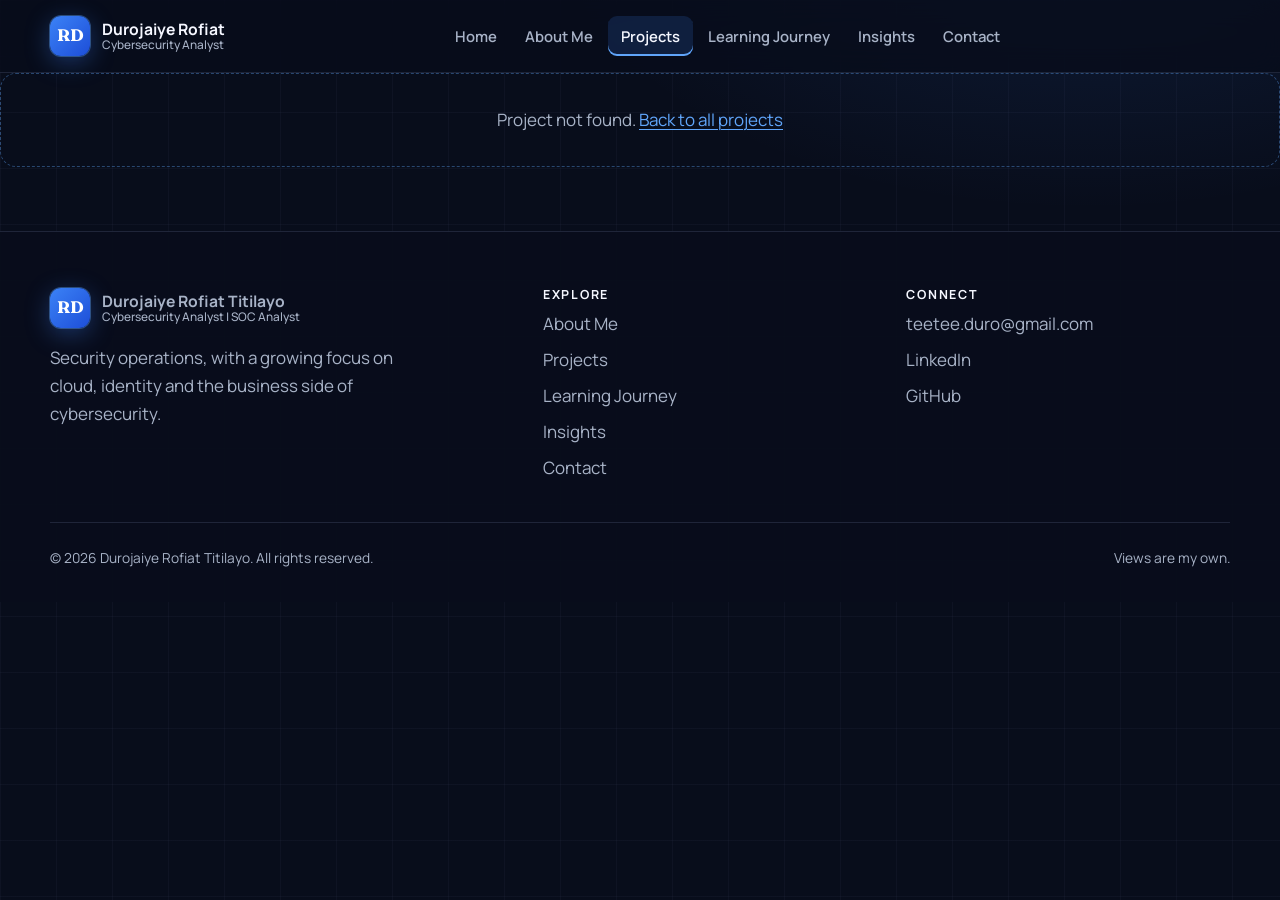
<file: project.html>
<!doctype html>
<html lang="en" class="no-js">
<head>
  <meta charset="utf-8">
  <meta name="viewport" content="width=device-width, initial-scale=1">
  <title>Case Study | Durojaiye Rofiat Titilayo</title>
  <meta name="description" content="Project case study by Durojaiye Rofiat Titilayo.">
  <meta name="theme-color" content="#080D1B">
  <link rel="preconnect" href="https://fonts.googleapis.com"><link rel="preconnect" href="https://fonts.gstatic.com" crossorigin>
  <link rel="stylesheet" href="https://fonts.googleapis.com/css2?family=Fraunces:ital,opsz,wght@0,9..144,500;0,9..144,600;1,9..144,500&family=Manrope:wght@400;500;600;700;800&display=swap">
  <link rel="stylesheet" href="assets/css/styles.css">
  <script>document.documentElement.classList.remove("no-js")</script>
</head>
<body data-page="project">
  <a class="skip-link" href="#main">Skip to content</a>
  <div id="site-header"></div>
  <main id="main"><div id="case"></div></main>
  <div id="site-footer"></div>
  <script src="data/site-data.js"></script>
  <script src="assets/js/content.js"></script>
  <script src="assets/js/main.js"></script>
</body>
</html>
</file>
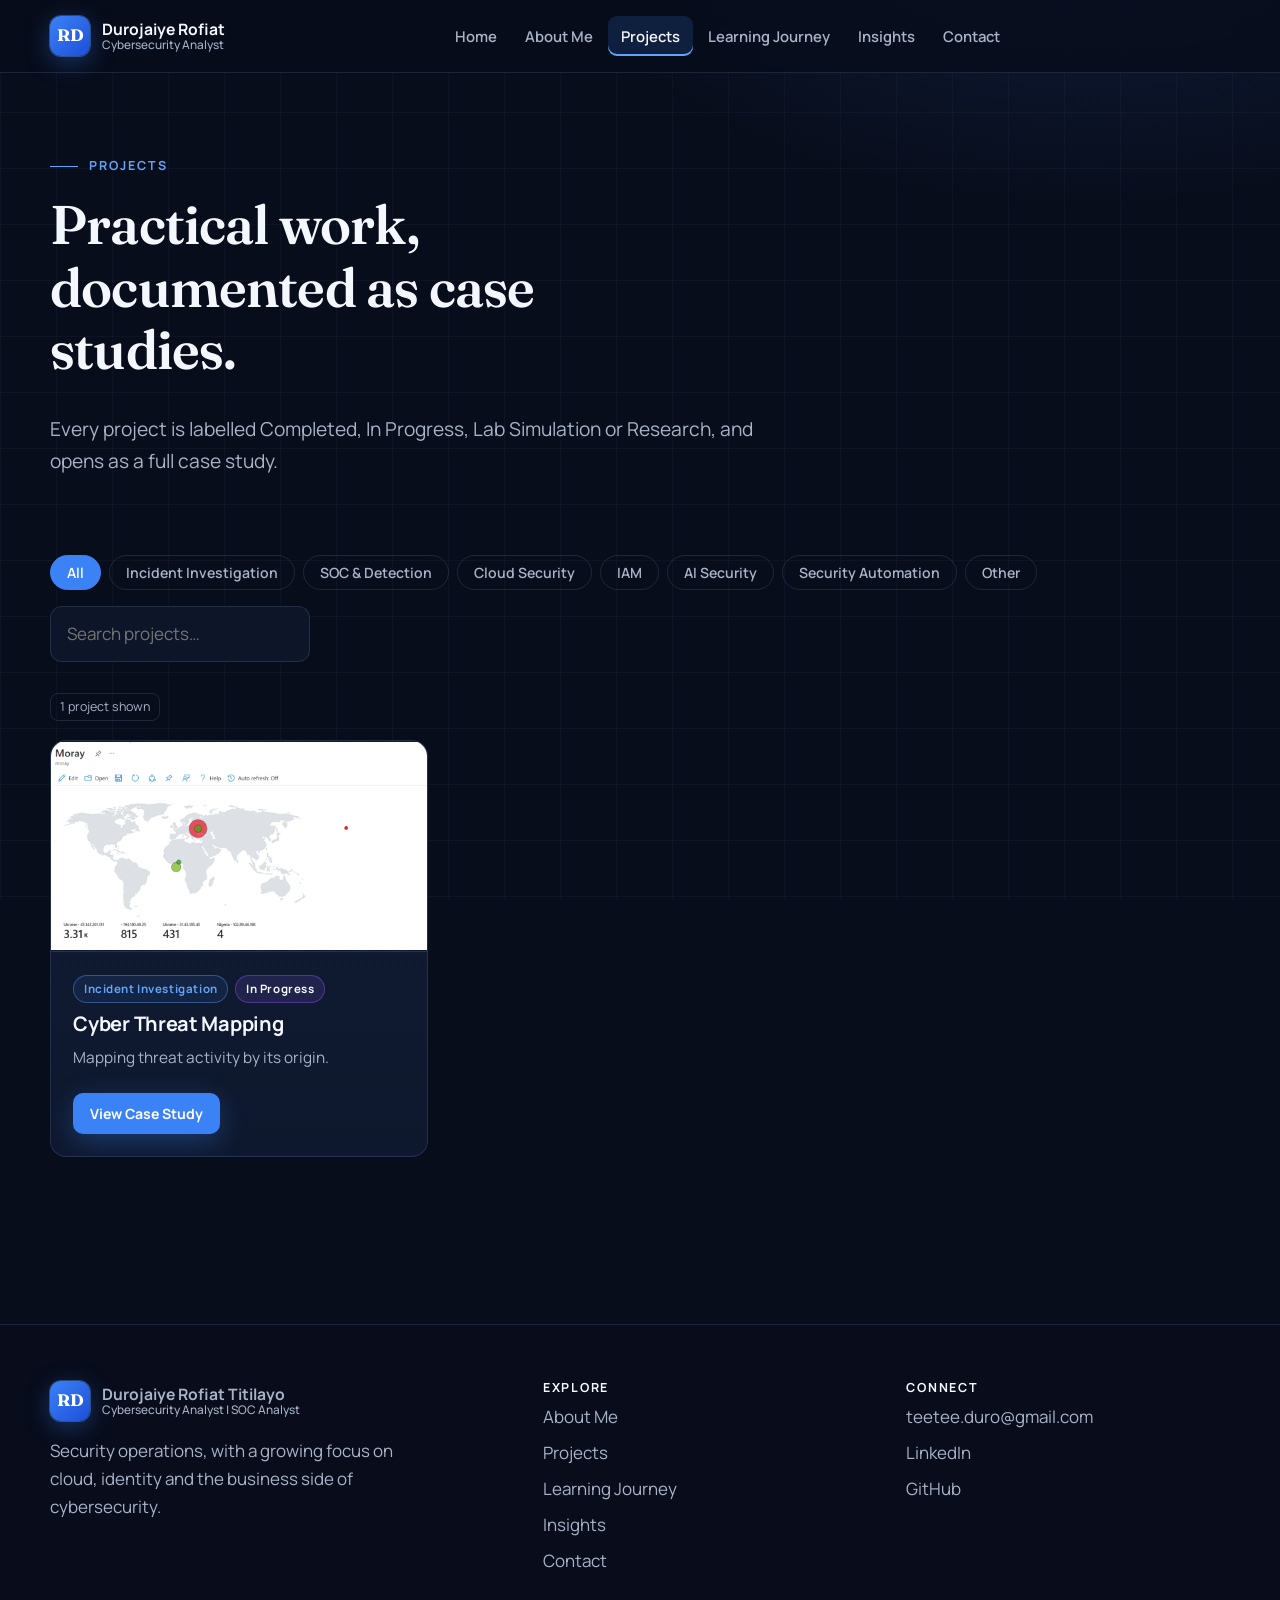
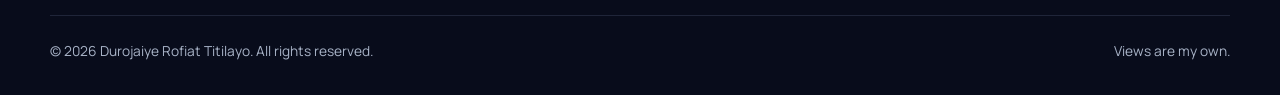
<file: projects.html>
<!doctype html>
<html lang="en" class="no-js">
<head>
  <meta charset="utf-8">
  <meta name="viewport" content="width=device-width, initial-scale=1">
  <title>Projects | Durojaiye Rofiat Titilayo</title>
  <meta name="description" content="Security operations, detection, investigation, cloud and IAM projects, each documented as a case study.">
  <meta property="og:title" content="Projects | Durojaiye Rofiat Titilayo"><meta property="og:type" content="website">
  <meta name="theme-color" content="#080D1B">
  <link rel="preconnect" href="https://fonts.googleapis.com"><link rel="preconnect" href="https://fonts.gstatic.com" crossorigin>
  <link rel="stylesheet" href="https://fonts.googleapis.com/css2?family=Fraunces:ital,opsz,wght@0,9..144,500;0,9..144,600;1,9..144,500&family=Manrope:wght@400;500;600;700;800&display=swap">
  <link rel="stylesheet" href="assets/css/styles.css">
  <script>document.documentElement.classList.remove("no-js")</script>
</head>
<body data-page="projects">
  <a class="skip-link" href="#main">Skip to content</a>
  <div id="site-header"></div>
  <main id="main">
    <div class="container page-hero">
      <span class="eyebrow">Projects</span>
      <h1>Practical work, documented as case studies.</h1>
      <p class="lead">Every project is labelled Completed, In Progress, Lab Simulation or Research, and opens as a full case study.</p>
    </div>
    <section class="section" style="padding-top:1.5rem">
      <div class="container">
        <div class="toolbar">
          <div class="chips" id="project-filters" role="group" aria-label="Filter projects by category"></div>
          <div class="search"><label class="sr-only" for="project-search" style="position:absolute;left:-9999px">Search projects</label><input id="project-search" type="search" placeholder="Search projects…" autocomplete="off"></div>
        </div>
        <p id="project-status" class="tag" role="status" aria-live="polite" style="display:inline-block;margin-bottom:1.2rem"></p>
        <div class="grid grid-3" id="project-list"></div>
      </div>
    </section>
  </main>
  <div id="site-footer"></div>
  <script src="data/site-data.js"></script>
  <script src="assets/js/content.js"></script>
  <script src="assets/js/main.js"></script>
</body>
</html>
</file>
<file: assets/css/styles.css>
/* ==========================================================
   Durojaiye Rofiat Titilayo — Portfolio styles
   Edit the :root tokens to retheme the whole site.
   ========================================================== */
:root {
  --bg: #080D1B;
  --surface: #0D1528;
  --card: #111D35;
  --blue: #3B82F6;
  --blue-bright: #60A5FA;
  --violet: #8B5CF6;
  --text: #F5F7FF;
  --text-2: #A8B3C7;
  --border: rgba(148, 170, 210, 0.16);
  --border-strong: rgba(96, 165, 250, 0.38);
  --radius: 16px;
  --font-sans: "Manrope", "Inter", system-ui, -apple-system, "Segoe UI", Roboto, sans-serif;
  --font-display: "Fraunces", "Iowan Old Style", Georgia, serif;
  --max: 1180px;
}
*, *::before, *::after { box-sizing: border-box; }
html { scroll-behavior: smooth; -webkit-text-size-adjust: 100%; }
body {
  margin: 0; background: var(--bg); color: var(--text);
  font-family: var(--font-sans); line-height: 1.65; font-size: 1.0625rem;
  background-image:
    radial-gradient(900px 500px at 85% -10%, rgba(59,130,246,.14), transparent 60%),
    linear-gradient(rgba(148,170,210,.045) 1px, transparent 1px),
    linear-gradient(90deg, rgba(148,170,210,.045) 1px, transparent 1px);
  background-size: auto, 56px 56px, 56px 56px;
  background-attachment: fixed;
}
img { max-width: 100%; display: block; }
a { color: var(--blue-bright); text-decoration-thickness: 1px; text-underline-offset: 3px; }
a:hover { color: #fff; }
:focus-visible { outline: 2px solid var(--blue-bright); outline-offset: 3px; border-radius: 6px; }
.skip-link { position: absolute; left: -999px; top: 8px; background: var(--blue); color: #fff; padding: .6rem 1rem; border-radius: 8px; z-index: 200; }
.skip-link:focus { left: 8px; }
.container { width: min(var(--max), 100% - 2.5rem); margin-inline: auto; }
.section { padding: clamp(3.5rem, 8vw, 6.5rem) 0; }
.section.alt { background: linear-gradient(180deg, rgba(13,21,40,.85), rgba(13,21,40,.55)); border-block: 1px solid var(--border); }

/* Type */
h1, h2, h3, h4 { line-height: 1.15; margin: 0 0 .6em; font-weight: 700; letter-spacing: -.015em; }
h1, h2 { font-family: var(--font-display); font-weight: 600; }
h1 { font-size: clamp(2.3rem, 5.4vw, 4rem); }
h2 { font-size: clamp(1.8rem, 3.6vw, 2.6rem); }
h3 { font-size: 1.25rem; }
p { margin: 0 0 1.1em; color: var(--text-2); }
.lead { font-size: 1.2rem; color: var(--text-2); max-width: 60ch; }
.eyebrow { display: inline-block; font-size: .78rem; letter-spacing: .16em; text-transform: uppercase; color: var(--blue-bright); font-weight: 700; margin-bottom: 1.1rem; }
.eyebrow::before { content: ""; display: inline-block; width: 28px; height: 1px; background: var(--blue-bright); vertical-align: middle; margin-right: .7rem; }
.accent { color: var(--blue-bright); }
.violet-dot { display:inline-block; width:7px; height:7px; border-radius:50%; background: var(--violet); margin-right:.5rem; vertical-align: middle; }
.section-head { max-width: 760px; margin-bottom: 2.5rem; }

/* Header */
.site-header { position: sticky; top: 0; z-index: 100; backdrop-filter: blur(14px); background: rgba(8,13,27,.82); border-bottom: 1px solid var(--border); }
.nav { display: flex; align-items: center; justify-content: space-between; height: 72px; gap: 1rem; }
.brand { display: flex; align-items: center; gap: .75rem; text-decoration: none; color: var(--text); font-weight: 700; }
.monogram { width: 40px; height: 40px; border-radius: 11px; display: grid; place-items: center; font-family: var(--font-display); font-size: 1.05rem; background: linear-gradient(135deg, var(--blue), #1d4ed8); box-shadow: 0 0 0 1px var(--border-strong), 0 6px 24px rgba(59,130,246,.35); color: #fff; }
.brand-name { font-size: .98rem; line-height: 1.15; }
.brand-name small { display: block; color: var(--text-2); font-weight: 500; font-size: .74rem; }
.nav-links { display: flex; align-items: center; gap: .15rem; list-style: none; margin: 0; padding: 0; }
.nav-links a { display: block; padding: .5rem .8rem; border-radius: 9px; color: var(--text-2); text-decoration: none; font-size: .93rem; font-weight: 600; transition: color .2s, background .2s; }
.nav-links a:hover { color: var(--text); background: rgba(96,165,250,.08); }
.nav-links a[aria-current="page"] { color: var(--text); background: rgba(59,130,246,.16); box-shadow: inset 0 -2px 0 var(--blue-bright); }
.nav-actions { display: flex; gap: .6rem; align-items: center; }
.menu-btn { display: none; background: transparent; border: 1px solid var(--border); color: var(--text); width: 44px; height: 44px; border-radius: 11px; cursor: pointer; }
.menu-btn span { display:block; width:18px; height:2px; background: currentColor; margin: 4px auto; transition: transform .25s, opacity .25s; }
.menu-btn[aria-expanded="true"] span:nth-child(1) { transform: translateY(6px) rotate(45deg); }
.menu-btn[aria-expanded="true"] span:nth-child(2) { opacity: 0; }
.menu-btn[aria-expanded="true"] span:nth-child(3) { transform: translateY(-6px) rotate(-45deg); }

/* Buttons */
.btn { display: inline-flex; align-items: center; gap: .5rem; padding: .8rem 1.35rem; border-radius: 12px; font-weight: 700; font-size: .96rem; text-decoration: none; border: 1px solid transparent; cursor: pointer; font-family: inherit; transition: transform .2s, box-shadow .2s, background .2s, border-color .2s; }
.btn-primary { background: var(--blue); color: #fff; box-shadow: 0 8px 28px rgba(59,130,246,.32); }
.btn-primary:hover { background: #2f6fe0; color: #fff; transform: translateY(-2px); }
.btn-ghost { border-color: var(--border-strong); color: var(--text); background: rgba(59,130,246,.06); }
.btn-ghost:hover { background: rgba(59,130,246,.16); color: #fff; transform: translateY(-2px); }
.btn-sm { padding: .5rem 1rem; font-size: .88rem; border-radius: 10px; }
.btn-row { display: flex; flex-wrap: wrap; gap: .8rem; margin-top: 1.6rem; }

/* Hero */
.hero { padding: clamp(3rem, 7vw, 6rem) 0 clamp(3rem, 6vw, 5rem); }
.hero-grid { display: grid; grid-template-columns: 1.15fr .85fr; gap: clamp(2rem, 5vw, 4.5rem); align-items: center; }
.hero h1 { margin-bottom: 1.2rem; }
.hero h1 em { font-style: italic; color: var(--blue-bright); }
.tagline { font-weight: 700; color: var(--text); letter-spacing: .01em; margin-top: 1.2rem; }
.portrait-wrap { position: relative; justify-self: center; width: min(420px, 100%); }

.portrait-wrap::after { content: ""; position: absolute; inset: auto -40px -40px auto; width: 160px; height: 160px; background: radial-gradient(circle, rgba(59,130,246,.45), transparent 70%); filter: blur(10px); z-index: -1; }
.portrait { position: relative; aspect-ratio: 4/5; border-radius: 24px; overflow: hidden; background: var(--card); border: 1px solid var(--border-strong); box-shadow: 0 30px 80px rgba(0,0,0,.5), 0 0 60px rgba(59,130,246,.18); }
.portrait img { width: 100%; height: 100%; object-fit: cover; }
.portrait-note { font-size: .78rem; color: var(--text-2); text-align: center; margin-top: 1.4rem; }

/* Cards & grids */
.grid { display: grid; gap: 1.4rem; }
.grid-2 { grid-template-columns: repeat(2, 1fr); }
.grid-3 { grid-template-columns: repeat(3, 1fr); }
.grid-4 { grid-template-columns: repeat(4, 1fr); }
.card { background: linear-gradient(180deg, var(--card), rgba(17,29,53,.7)); border: 1px solid var(--border); border-radius: var(--radius); padding: 1.6rem; transition: transform .25s, border-color .25s, box-shadow .25s; }
.card h3 { margin-bottom: .4rem; }
.card p:last-child { margin-bottom: 0; }
.card.hoverable:hover { transform: translateY(-4px); border-color: var(--border-strong); box-shadow: 0 18px 50px rgba(0,0,0,.35); }
.snap-label { font-size: .75rem; letter-spacing: .12em; text-transform: uppercase; color: var(--blue-bright); font-weight: 700; display: block; margin-bottom: .5rem; }
.snap-value { color: var(--text); font-weight: 700; font-size: 1.05rem; margin: 0; }

/* Project cards */
.project-card { display: flex; flex-direction: column; padding: 0; overflow: hidden; }
.project-media { aspect-ratio: 16/9; background: repeating-linear-gradient(45deg, rgba(59,130,246,.07) 0 12px, rgba(59,130,246,.03) 12px 24px), var(--surface); display: grid; place-items: center; color: var(--text-2); font-size: .85rem; border-bottom: 1px solid var(--border); }
.project-media img { width: 100%; height: 100%; object-fit: cover; }
.project-body { padding: 1.4rem; display: flex; flex-direction: column; gap: .6rem; flex: 1; }
.project-body h3 { margin: 0; }
.project-body p { margin: 0; font-size: .96rem; }
.project-body .problem { color: var(--text); font-size: .93rem; }
.project-actions { margin-top: auto; padding-top: .8rem; display: flex; gap: .6rem; flex-wrap: wrap; }
.meta-row { display: flex; flex-wrap: wrap; gap: .45rem; align-items: center; }
.badge { display: inline-block; font-size: .72rem; font-weight: 700; letter-spacing: .05em; padding: .22rem .6rem; border-radius: 999px; border: 1px solid var(--border-strong); color: var(--blue-bright); background: rgba(59,130,246,.1); }
.badge.status { color: var(--text); background: rgba(139,92,246,.14); border-color: rgba(139,92,246,.4); }
.badge.placeholder { color: #FBBF24; border: 1px dashed rgba(251,191,36,.6); background: rgba(251,191,36,.07); }
.tag { font-size: .78rem; color: var(--text-2); border: 1px solid var(--border); padding: .15rem .55rem; border-radius: 8px; }

/* Filters */
.toolbar { display: flex; flex-wrap: wrap; gap: 1rem; align-items: center; justify-content: space-between; margin-bottom: 1.8rem; }
.chips { display: flex; flex-wrap: wrap; gap: .5rem; }
.chip { font-family: inherit; font-size: .88rem; font-weight: 600; color: var(--text-2); background: transparent; border: 1px solid var(--border); border-radius: 999px; padding: .45rem 1rem; cursor: pointer; transition: all .2s; }
.chip:hover { color: var(--text); border-color: var(--border-strong); }
.chip[aria-pressed="true"] { background: var(--blue); border-color: var(--blue); color: #fff; }
.search { position: relative; }
.search input { min-width: 260px; }
input, textarea, select { width: 100%; font: inherit; color: var(--text); background: var(--surface); border: 1px solid var(--border); border-radius: 12px; padding: .8rem 1rem; transition: border-color .2s, box-shadow .2s; }
input:focus, textarea:focus, select:focus { border-color: var(--blue-bright); box-shadow: 0 0 0 3px rgba(59,130,246,.25); outline: none; }
label { display: block; font-weight: 700; font-size: .9rem; margin-bottom: .4rem; color: var(--text); }
.field { margin-bottom: 1.2rem; }
.field-error { color: #FCA5A5; font-size: .85rem; margin-top: .35rem; min-height: 1em; }
input[aria-invalid="true"], textarea[aria-invalid="true"] { border-color: #F87171; }
.empty { border: 1px dashed var(--border-strong); border-radius: var(--radius); padding: 2rem; text-align: center; color: var(--text-2); }

/* Perspective / quote */
.perspective { display: grid; grid-template-columns: 1fr 1fr; gap: clamp(2rem,5vw,4rem); align-items: center; }
.pillars { display: grid; gap: 1rem; }
.pillar { display: flex; gap: 1rem; align-items: flex-start; padding: 1.1rem 1.3rem; border-left: 2px solid var(--blue); background: rgba(17,29,53,.6); border-radius: 0 12px 12px 0; }
.pillar strong { color: var(--text); display:block; }
.pillar span { color: var(--text-2); font-size: .95rem; }
.pill-state { font-size: .72rem; font-weight: 700; letter-spacing: .08em; text-transform: uppercase; color: var(--blue-bright); }

/* CTA band */
.cta-band { text-align: center; padding: clamp(3rem, 6vw, 4.5rem) 1.5rem; border: 1px solid var(--border-strong); border-radius: 28px; background: radial-gradient(600px 240px at 50% 0, rgba(59,130,246,.2), transparent 70%), var(--surface); }
.cta-band .btn-row { justify-content: center; }

/* Page hero (inner pages) */
.page-hero { padding: clamp(3rem, 6vw, 5rem) 0 2rem; }
.page-hero h1 { font-size: clamp(2.1rem, 4.6vw, 3.4rem); max-width: 18ch; }
.crumbs { font-size: .88rem; color: var(--text-2); margin-bottom: 1.2rem; }
.crumbs a { color: var(--text-2); }

/* About */
.about-layout { display: grid; grid-template-columns: 280px 1fr; gap: 3.5rem; align-items: start; }
.about-aside { position: sticky; top: 100px; }
.toc { list-style: none; padding: 0; margin: 1.6rem 0 0; font-size: .9rem; border-left: 1px solid var(--border); }
.toc a { display: block; padding: .3rem 0 .3rem 1rem; color: var(--text-2); text-decoration: none; }
.toc a:hover { color: var(--text); }
.prose h2 { font-size: 1.7rem; margin-top: 2.6rem; scroll-margin-top: 100px; }
.prose h2:first-child { margin-top: 0; }
.prose h3 { margin-top: 1.8rem; }
.prose ul { color: var(--text-2); padding-left: 1.2rem; }
.prose li { margin-bottom: .4rem; }
.prose code { background: var(--surface); border: 1px solid var(--border); padding: .1rem .4rem; border-radius: 6px; font-size: .9em; }
.prose pre { background: var(--surface); border: 1px solid var(--border); padding: 1rem; border-radius: 12px; overflow-x: auto; }
.prose strong { color: var(--text); }
.callout { border: 1px dashed rgba(251,191,36,.55); background: rgba(251,191,36,.06); border-radius: 12px; padding: 1rem 1.2rem; color: #FDE68A; font-size: .94rem; margin: 1.2rem 0; }
.callout p { color: inherit; margin: 0; }
.callout.info { border: 1px solid var(--border-strong); background: rgba(59,130,246,.08); color: var(--text-2); }

/* Case study */
.case-grid { display: grid; grid-template-columns: 1fr 300px; gap: 3rem; align-items: start; }
.case-side { position: sticky; top: 100px; display: grid; gap: 1rem; }
.case-side .card { padding: 1.2rem; }
.case-section { margin-bottom: 2.4rem; scroll-margin-top: 100px; }
.case-section h2 { font-size: 1.55rem; padding-bottom: .6rem; border-bottom: 1px solid var(--border); }
.shots { display: grid; grid-template-columns: repeat(auto-fill, minmax(240px, 1fr)); gap: 1rem; }
.shot { padding: 0; overflow: hidden; cursor: zoom-in; background: none; border: 1px solid var(--border); border-radius: 12px; color: inherit; font: inherit; text-align: left; }
.shot img { aspect-ratio: 16/10; object-fit: cover; width: 100%; }
.shot span { display: block; padding: .6rem .8rem; font-size: .85rem; color: var(--text-2); }
dialog.lightbox { border: 1px solid var(--border-strong); border-radius: 16px; background: var(--surface); color: var(--text); padding: 1rem; max-width: min(1000px, 94vw); }
dialog.lightbox::backdrop { background: rgba(4,7,15,.82); }
dialog.lightbox img { max-height: 76vh; margin: 0 auto; border-radius: 10px; }
dialog.lightbox p { margin: .8rem 0 0; }

/* Skills & learning */
.skill-cat { display: grid; grid-template-columns: 300px 1fr; gap: 2rem; padding: 2rem 0; border-top: 1px solid var(--border); }
.skill-groups { display: grid; grid-template-columns: repeat(3, 1fr); gap: 1.2rem; }
.skill-group h4 { font-size: .75rem; letter-spacing: .12em; text-transform: uppercase; color: var(--blue-bright); margin-bottom: .7rem; }
.skill-list { list-style: none; padding: 0; margin: 0; display: flex; flex-wrap: wrap; gap: .45rem; }
.skill-list li { font-size: .9rem; color: var(--text); background: var(--card); border: 1px solid var(--border); border-radius: 9px; padding: .3rem .7rem; }
.skill-list li.ph { border-style: dashed; color: var(--text-2); }
.skill-list li a { color: inherit; text-decoration: none; }
.skill-empty { font-size: .88rem; color: var(--text-2); font-style: italic; }
.reflection { display: grid; grid-template-columns: repeat(auto-fit, minmax(210px, 1fr)); gap: .8rem; margin-top: 1rem; }
.reflection div { background: var(--surface); border: 1px solid var(--border); border-radius: 12px; padding: .9rem 1rem; }
.reflection b { display: block; font-size: .72rem; letter-spacing: .1em; text-transform: uppercase; color: var(--blue-bright); margin-bottom: .3rem; }
.reflection span { font-size: .92rem; color: var(--text-2); }
.timeline { list-style: none; padding: 0 0 0 1.4rem; margin: 0; border-left: 1px solid var(--border-strong); }
.timeline li { position: relative; padding: 0 0 1.6rem 1rem; }
.timeline li::before { content: ""; position: absolute; left: -1.4rem; top: .45rem; width: 11px; height: 11px; margin-left: -5px; border-radius: 50%; background: var(--blue); box-shadow: 0 0 0 4px rgba(59,130,246,.2); }
.timeline time { font-size: .82rem; color: var(--blue-bright); font-weight: 700; }

/* Contact */
.contact-grid { display: grid; grid-template-columns: .9fr 1.1fr; gap: 3rem; align-items: start; }
.contact-list { list-style: none; padding: 0; margin: 0; display: grid; gap: 1rem; }
.contact-list li { display: flex; gap: 1rem; align-items: center; padding: 1.1rem 1.3rem; background: var(--card); border: 1px solid var(--border); border-radius: 14px; }
.contact-list small { display: block; color: var(--text-2); font-size: .78rem; letter-spacing: .08em; text-transform: uppercase; }
.contact-list a, .contact-list span.val { font-weight: 700; color: var(--text); word-break: break-word; }
.hp { position: absolute; left: -9999px; width: 1px; height: 1px; overflow: hidden; }
.form-status { margin-top: 1rem; padding: .9rem 1.1rem; border-radius: 12px; font-size: .95rem; display: none; }
.form-status.show { display: block; border: 1px solid var(--border-strong); background: rgba(59,130,246,.1); color: var(--text-2); }
.form-status.err { border-color: rgba(248,113,113,.5); background: rgba(248,113,113,.08); color: #FCA5A5; }

/* Footer */
.site-footer { margin-top: 4rem; border-top: 1px solid var(--border); background: rgba(8,13,27,.9); padding: 3.5rem 0 2rem; }
.footer-grid { display: grid; grid-template-columns: 1.4fr 1fr 1fr; gap: 2.5rem; }
.footer-grid h4 { font-size: .78rem; letter-spacing: .14em; text-transform: uppercase; color: var(--text); }
.footer-grid ul { list-style: none; padding: 0; margin: 0; display: grid; gap: .5rem; }
.footer-grid a { color: var(--text-2); text-decoration: none; }
.footer-grid a:hover { color: #fff; }
.copyright { margin-top: 2.5rem; padding-top: 1.5rem; border-top: 1px solid var(--border); font-size: .86rem; color: var(--text-2); display: flex; justify-content: space-between; flex-wrap: wrap; gap: .6rem; }

/* 404 */
.nf { min-height: 60vh; display: grid; place-items: center; text-align: center; }
.nf .big { font-family: var(--font-display); font-size: clamp(5rem, 16vw, 10rem); line-height: 1; color: var(--blue-bright); text-shadow: 0 0 60px rgba(59,130,246,.45); }

/* Reveal */
.reveal { opacity: 0; transform: translateY(18px); transition: opacity .7s ease, transform .7s ease; }
.reveal.in { opacity: 1; transform: none; }
.no-js .reveal { opacity: 1; transform: none; }

@media (max-width: 980px) {
  .hero-grid, .perspective, .about-layout, .case-grid, .contact-grid, .skill-cat { grid-template-columns: 1fr; }
  .about-aside, .case-side { position: static; }
  .grid-3, .grid-4 { grid-template-columns: repeat(2, 1fr); }
  .skill-groups { grid-template-columns: 1fr; }
  .footer-grid { grid-template-columns: 1fr 1fr; }
  .menu-btn { display: inline-block; }
  .nav-links { position: absolute; top: 72px; left: 0; right: 0; flex-direction: column; align-items: stretch; background: rgba(8,13,27,.98); border-bottom: 1px solid var(--border); padding: .8rem 1.25rem 1.2rem; display: none; }
  .nav-links.open { display: flex; }
  .nav-links a { padding: .8rem 1rem; }
  .nav-actions .btn { display: none; }
  .portrait-wrap { order: -1; width: min(320px, 80%); }
}
@media (max-width: 640px) {
  .grid-2, .grid-3, .grid-4, .footer-grid { grid-template-columns: 1fr; }
  .search input { min-width: 0; width: 100%; }
  .search { width: 100%; }
  body { font-size: 1rem; }
}
@media (prefers-reduced-motion: reduce) {
  *, *::before, *::after { animation: none !important; transition: none !important; scroll-behavior: auto !important; }
  .reveal { opacity: 1; transform: none; }
}
</file>
<file: assets/css/admin.css>
/* Admin page only */
.adm-main { padding: 2.5rem 0 9rem; }
.adm-grid { display: grid; grid-template-columns: 2fr 1fr 2fr; gap: 1rem; }
.adm-note { font-size: .86rem; color: var(--text-2); margin: .4rem 0 0; }
.adm-note code { background: var(--surface); border: 1px solid var(--border); padding: .05rem .35rem; border-radius: 6px; }
.adm-check { display: flex; align-items: center; gap: .6rem; font-weight: 600; cursor: pointer; }
.adm-check input { width: auto; }
.adm-status { font-size: .92rem; color: var(--text-2); margin-top: .8rem; }
.adm-status.ok { color: #86EFAC; }
.adm-status.err, .adm-err { color: #FCA5A5; }
.adm-err { min-height: 1.2em; margin-top: .6rem; font-weight: 600; }
.adm-tabs { display: flex; flex-wrap: wrap; gap: .5rem; margin: 1rem 0 1.6rem; }
.adm-tabs button { font: inherit; font-weight: 700; font-size: .92rem; color: var(--text-2); background: transparent; border: 1px solid var(--border); border-radius: 999px; padding: .5rem 1.1rem; cursor: pointer; }
.adm-tabs button[aria-selected="true"] { background: var(--blue); border-color: var(--blue); color: #fff; }
.adm-bar { display: flex; justify-content: space-between; align-items: center; gap: 1rem; flex-wrap: wrap; margin-bottom: 1rem; }
.adm-bar h2 { font-size: 1.6rem; margin: 0; }
.adm-list { list-style: none; padding: 0; margin: 1rem 0; display: grid; gap: .9rem; }
.adm-list > li.card { display: flex; justify-content: space-between; align-items: center; gap: 1rem; flex-wrap: wrap; }
.adm-list small { display: block; color: var(--text-2); }
.adm-row { display: flex; gap: .6rem; align-items: center; flex-wrap: wrap; }
.adm-inline { display: flex; align-items: center; gap: .5rem; margin: 0; font-size: .85rem; color: var(--text-2); }
.adm-inline select { width: auto; padding: .4rem .7rem; }
.adm-form { margin-top: 1.5rem; }
.adm-form h2 { font-size: 1.5rem; }
.adm-track { display: block !important; }
.adm-track .adm-list { margin: .5rem 0 1rem; }
.adm-note-row { display: flex; justify-content: space-between; gap: 1rem; align-items: center; padding: .6rem .9rem; background: var(--surface); border: 1px solid var(--border); border-radius: 10px; }
.adm-img { max-width: 280px; margin-bottom: .6rem; }
.adm-img img { border-radius: 10px; border: 1px solid var(--border); }
.adm-form input[type=file] { padding: .6rem; margin-bottom: .6rem; }
.adm-shot { display: grid; grid-template-columns: 90px 1fr auto; gap: .8rem; align-items: center; margin-bottom: .7rem; }
.adm-shot img { border-radius: 8px; width: 90px; height: 60px; object-fit: cover; }
.adm-publish { position: fixed; left: 0; right: 0; bottom: 0; background: rgba(8,13,27,.96); border-top: 1px solid var(--border-strong); backdrop-filter: blur(10px); padding: .8rem 0; z-index: 90; }
.adm-publish-row { display: flex; justify-content: space-between; align-items: center; gap: 1rem; flex-wrap: wrap; }
.adm-publish .adm-status { display: inline; margin: 0; }
[hidden] { display: none !important; }
@media (max-width: 760px) { .adm-grid { grid-template-columns: 1fr; } .adm-shot { grid-template-columns: 70px 1fr; } }
</file>
